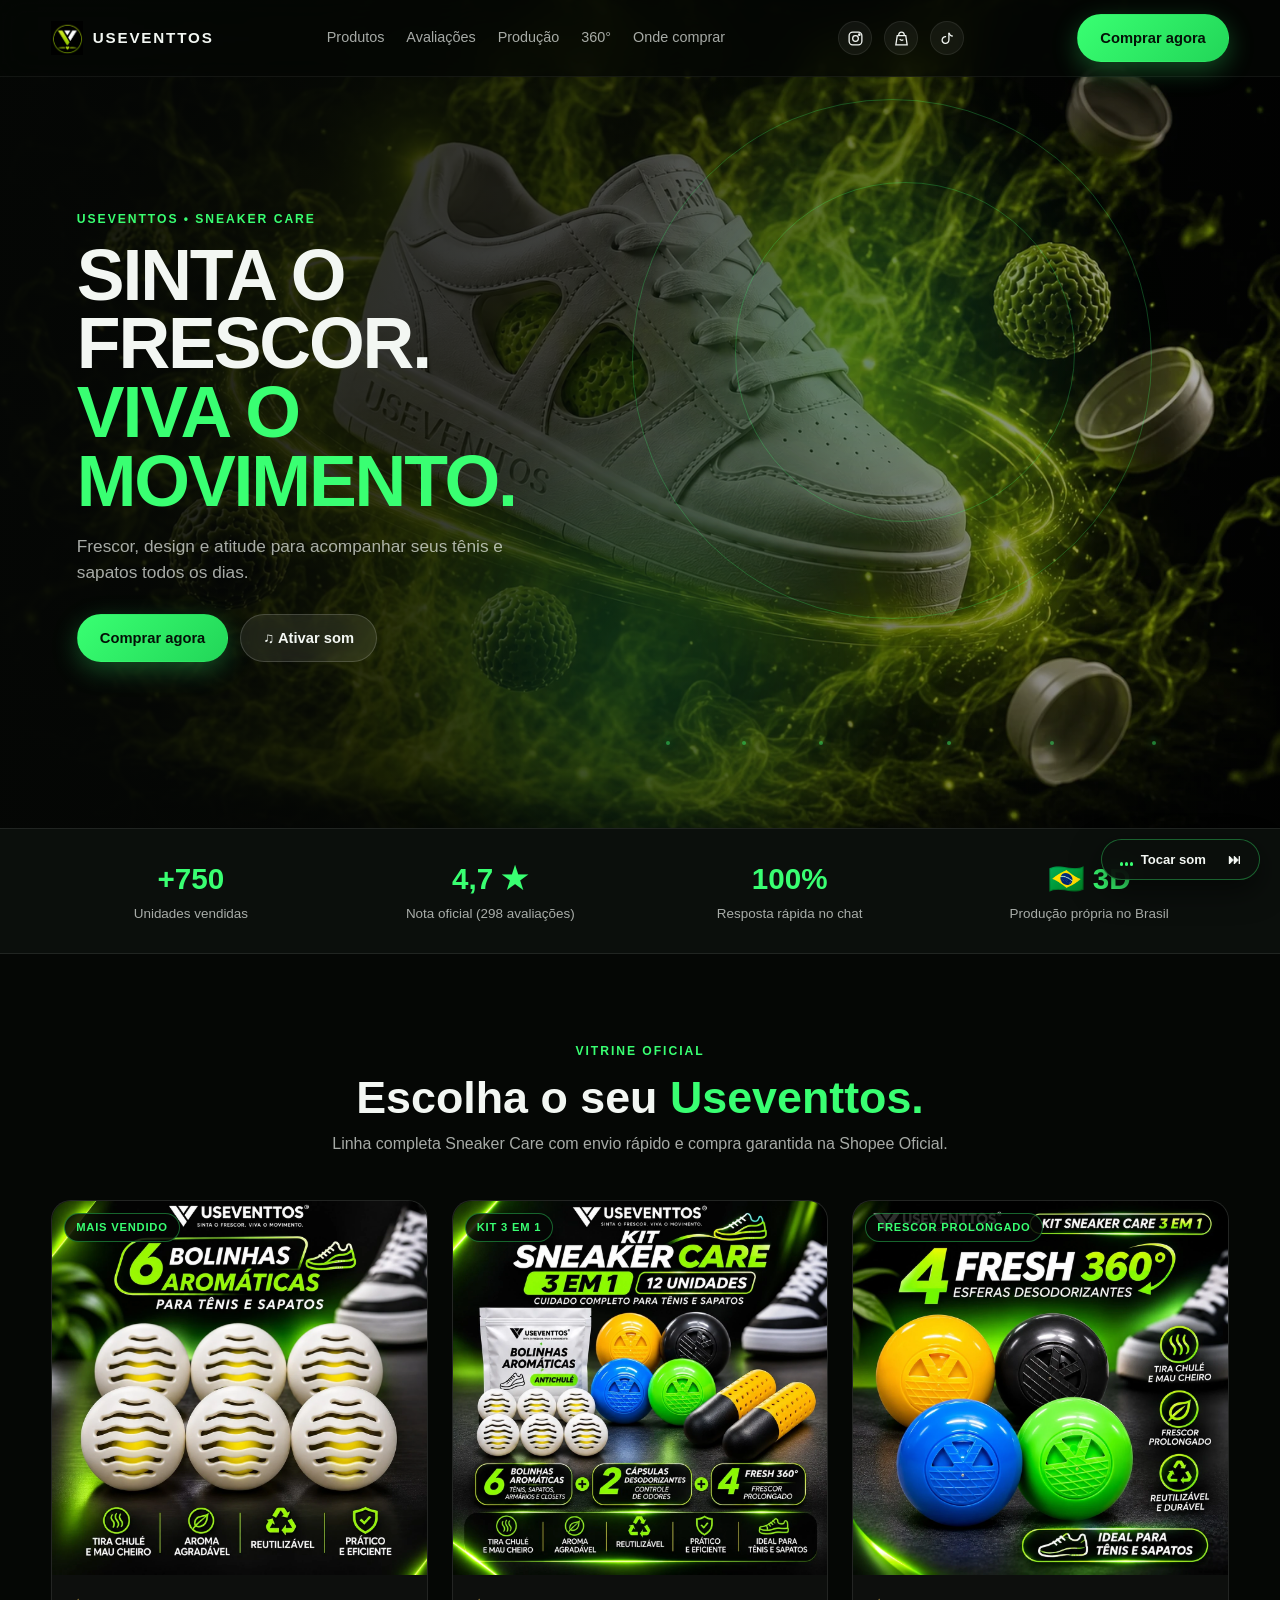
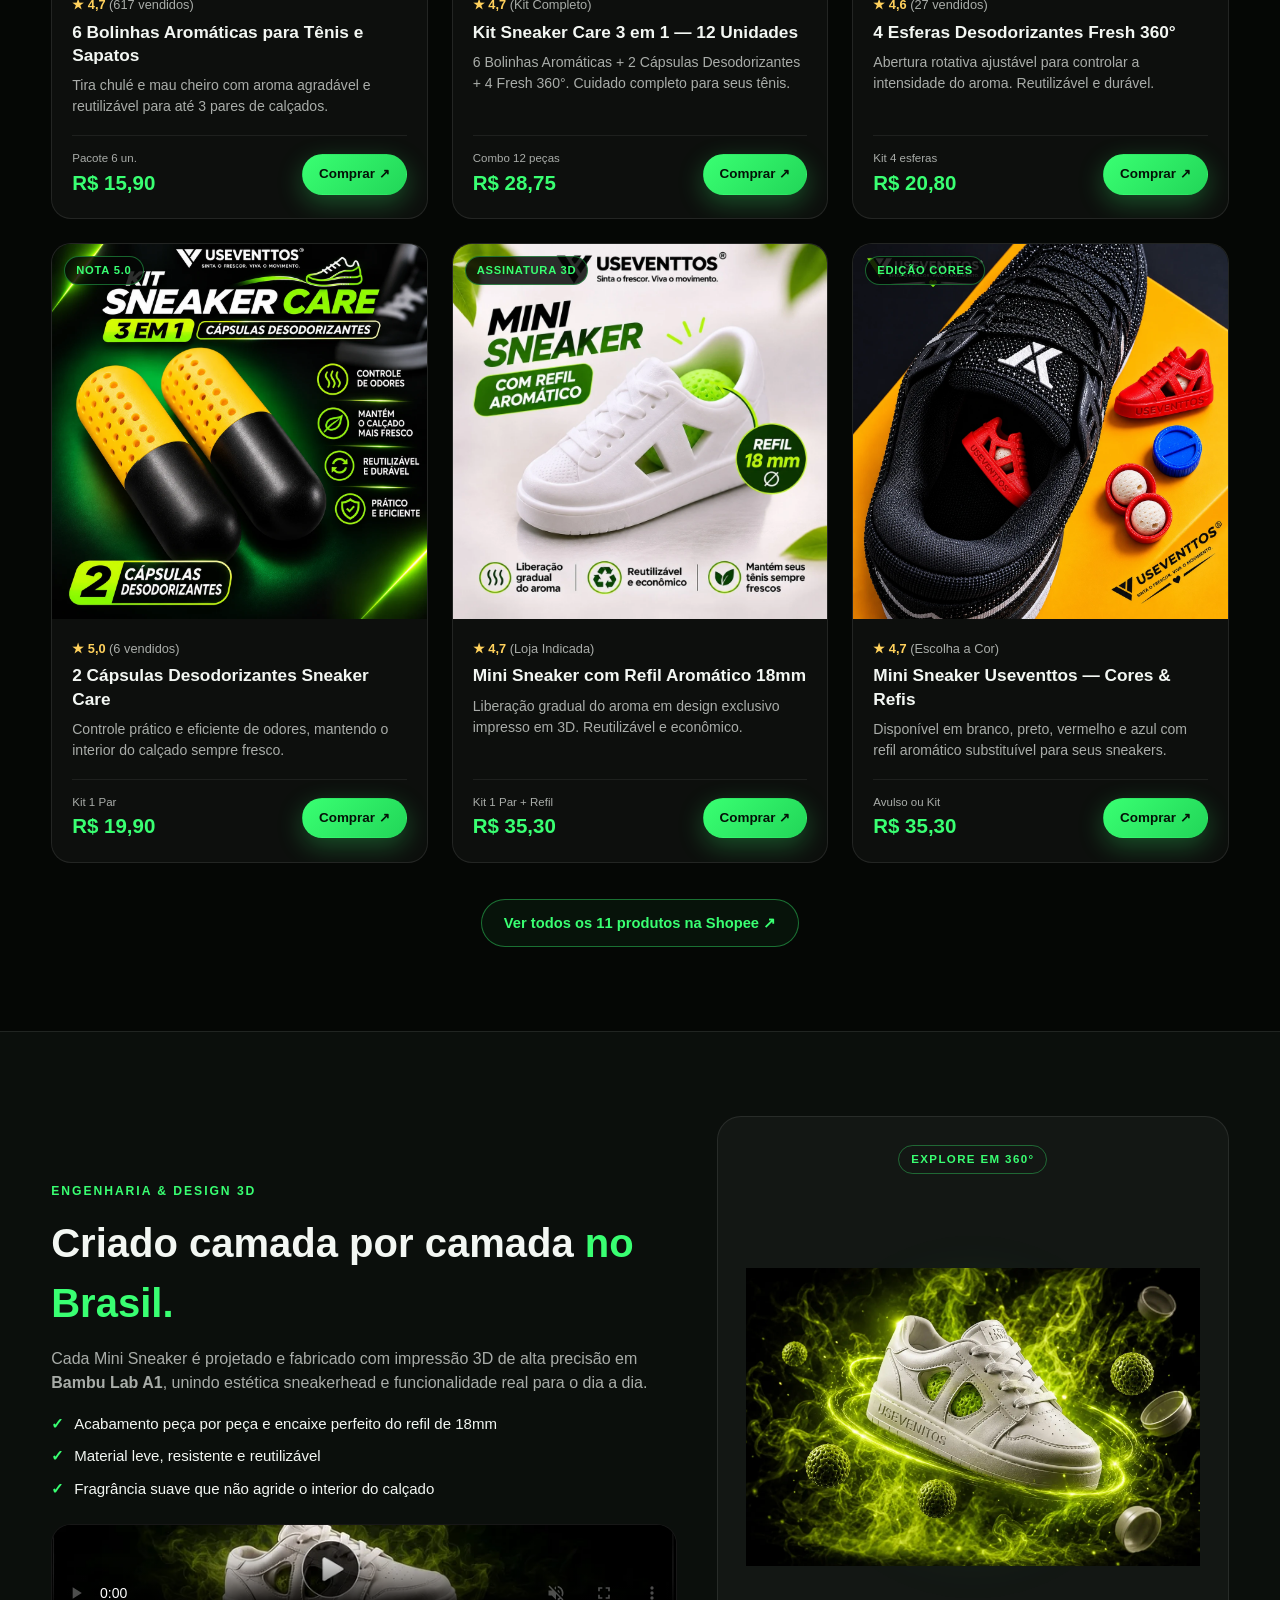
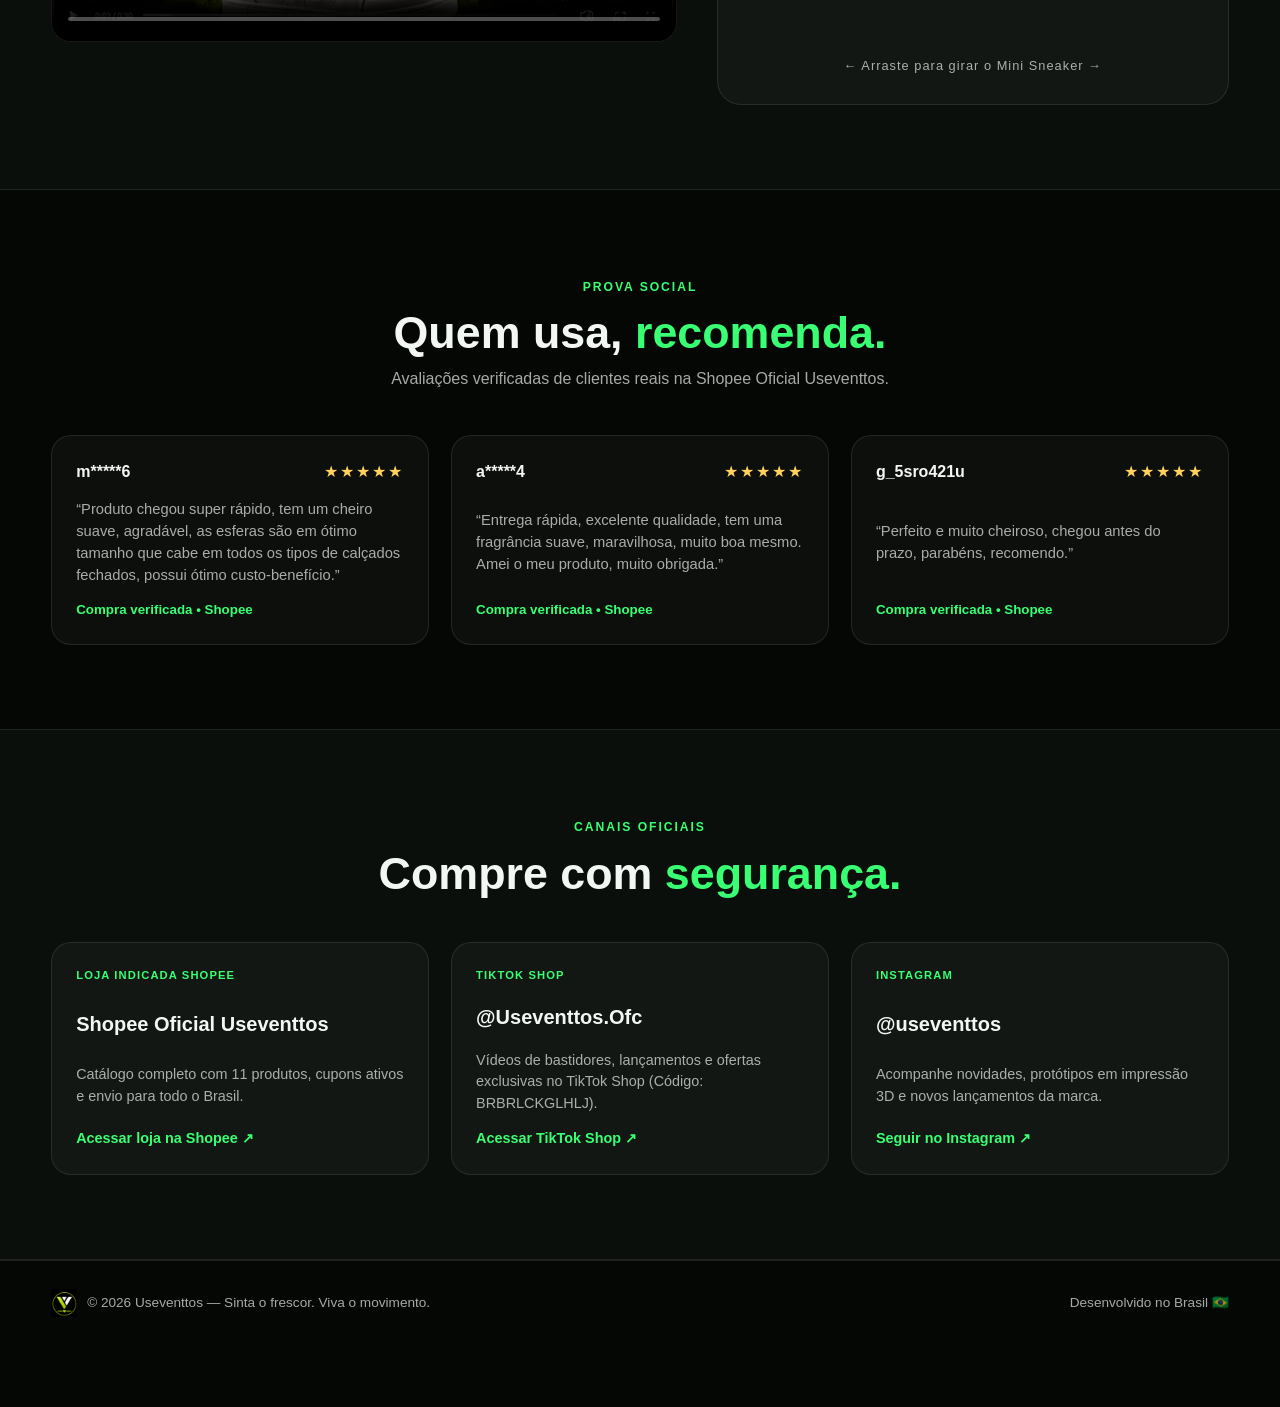
<file: index.html>
<!doctype html>
<html lang="pt-BR">
<head>
  <meta charset="utf-8">
  <meta name="viewport" content="width=device-width,initial-scale=1">
  <title>Useventtos — Sinta o frescor. Viva o movimento.</title>
  <meta name="description" content="Useventtos: Mini Sneaker, Fresh 360°, Cápsulas Desodorizantes e Kit Sneaker Care 3 em 1. Conheça produtos, avaliações reais, produção 3D e lojas oficiais.">
  <meta name="theme-color" content="#050705">
  <link rel="icon" href="favicon-32.png">
  <link rel="apple-touch-icon" href="apple-touch-icon.png">
  <link rel="preload" as="image" href="hero-useventtos.webp">
  <link rel="stylesheet" href="style.css?v=v7-final">
</head>
<body>

  <!-- Player Invisível do YouTube -->
  <div id="yt-audio-wrapper" aria-hidden="true">
    <div id="yt-player"></div>
  </div>

  <!-- HEADER & MENU PRESERVADOS -->
  <header class="site-header" id="siteHeader">
    <a class="brand" href="#inicio">
      <img src="logo-useventtos.png" alt="Useventtos">
      <span>USEVENTTOS</span>
    </a>
    <nav>
      <a href="#linha">Produtos</a>
      <a href="#avaliacoes">Avaliações</a>
      <a href="#producao">Produção</a>
      <a href="#360">360°</a>
      <a href="#onde">Onde comprar</a>
    </nav>
    <div class="header-social" aria-label="Canais Useventtos">
      <a href="https://www.instagram.com/useventtos/" target="_blank" rel="noopener" aria-label="Instagram">
        <svg viewBox="0 0 24 24"><rect x="3" y="3" width="18" height="18" rx="5"/><circle cx="12" cy="12" r="4"/><circle cx="17.4" cy="6.6" r="1"/></svg>
      </a>
      <a href="https://shopee.com.br/shop/1294719962" target="_blank" rel="noopener" aria-label="Shopee">
        <svg viewBox="0 0 24 24"><path d="M6 8h12l2 13H4L6 8Z"/><path d="M8 8c0-3 1.5-5 4-5s4 2 4 5"/><path d="M9.4 13.2c1.6 1.4 3.6 1.8 5.2.4"/></svg>
      </a>
      <a href="https://vt.tiktok.com/ZSVX8frUB/?page=TikTokShop&utm_campaign=client_share&utm_source=whatsapp&share_app_id=1233" target="_blank" rel="noopener" aria-label="TikTok Shop">
        <svg viewBox="0 0 24 24"><path d="M14 4v10.2a4.8 4.8 0 1 1-4-4.7"/><path d="M14 4c.9 2.8 2.7 4.4 5.5 4.8"/></svg>
      </a>
    </div>
    <a class="btn btn-green btn-header" href="https://shopee.com.br/shop/1294719962" target="_blank" rel="noopener">Comprar agora</a>
  </header>

  <main>
    <!-- HERO PRESERVADO COM IMAGEM PRINCIPAL DO TÊNIS E EFEITOS -->
    <section class="hero" id="inicio">
      <div class="hero-photo"><img src="hero-useventtos.webp" alt="Mini Sneaker Useventtos com energia verde"></div>
      <div class="hero-dark"></div>
      <div class="hero-smoke smoke-a"></div>
      <div class="hero-smoke smoke-b"></div>
      <div class="energy e1"></div>
      <div class="energy e2"></div>
      <div class="falling-balls"><i></i><i></i><i></i><i></i><i></i></div>
      <div class="sparks"><b></b><b></b><b></b><b></b><b></b><b></b></div>

      <div class="hero-copy">
        <span class="eyebrow">USEVENTTOS • SNEAKER CARE</span>
        <h1>SINTA O<br>FRESCOR.<br><em>VIVA O<br>MOVIMENTO.</em></h1>
        <p>Frescor, design e atitude para acompanhar seus tênis e sapatos todos os dias.</p>
        <div class="hero-actions">
          <a class="btn btn-green" href="https://shopee.com.br/shop/1294719962" target="_blank" rel="noopener">Comprar agora</a>
          <button class="btn btn-glass" id="soundBtn" type="button">♫ Ativar som</button>
        </div>
      </div>
    </section>

    <!-- MÉTRICAS REAIS DA LOJA -->
    <section class="stats-strip" id="resultados">
      <div class="container stats-grid">
        <div class="stat-box">
          <strong class="stat-num">+750</strong>
          <span>Unidades vendidas</span>
        </div>
        <div class="stat-box">
          <strong class="stat-num">4,7 ★</strong>
          <span>Nota oficial (298 avaliações)</span>
        </div>
        <div class="stat-box">
          <strong class="stat-num">100%</strong>
          <span>Resposta rápida no chat</span>
        </div>
        <div class="stat-box">
          <strong class="stat-num">🇧🇷 3D</strong>
          <span>Produção própria no Brasil</span>
        </div>
      </div>
    </section>

    <!-- CATÁLOGO OFICIAL (COM AS 6 FOTOS ENVIADAS EM USV-01 A USV-06) -->
    <section class="section" id="linha">
      <div class="container">
        <div class="section-header">
          <span class="eyebrow">VITRINE OFICIAL</span>
          <h2>Escolha o seu <em>Useventtos.</em></h2>
          <p>Linha completa Sneaker Care com envio rápido e compra garantida na Shopee Oficial.</p>
        </div>

        <div class="products-grid">
          <!-- USV-01 -->
          <article class="product-card">
            <div class="product-media">
              <span class="product-tag">Mais Vendido</span>
              <img src="USV-01.webp" alt="6 Bolinhas Aromáticas para Tênis e Sapatos Useventtos" loading="lazy">
            </div>
            <div class="product-content">
              <div class="product-rating">★ 4,7 <span>(617 vendidos)</span></div>
              <h3>6 Bolinhas Aromáticas para Tênis e Sapatos</h3>
              <p>Tira chulé e mau cheiro com aroma agradável e reutilizável para até 3 pares de calçados.</p>
              <div class="product-footer">
                <div class="price-block">
                  <span class="price-label">Pacote 6 un.</span>
                  <strong class="price-value">R$ 15,90</strong>
                </div>
                <a class="btn btn-green btn-sm" href="https://shopee.com.br/6-Bolinhas-Arom%C3%A1ticas-para-T%C3%AAnis-e-Sapatos-Ajuda-a-Reduzir-Odores-Useventtos-i.1294719962.58264559488" target="_blank" rel="noopener">Comprar ↗</a>
              </div>
            </div>
          </article>

          <!-- USV-02 -->
          <article class="product-card">
            <div class="product-media">
              <span class="product-tag">Kit 3 em 1</span>
              <img src="USV-02.webp" alt="Kit Sneaker Care 3 em 1 — 12 Unidades Useventtos" loading="lazy">
            </div>
            <div class="product-content">
              <div class="product-rating">★ 4,7 <span>(Kit Completo)</span></div>
              <h3>Kit Sneaker Care 3 em 1 — 12 Unidades</h3>
              <p>6 Bolinhas Aromáticas + 2 Cápsulas Desodorizantes + 4 Fresh 360°. Cuidado completo para seus tênis.</p>
              <div class="product-footer">
                <div class="price-block">
                  <span class="price-label">Combo 12 peças</span>
                  <strong class="price-value">R$ 28,75</strong>
                </div>
                <a class="btn btn-green btn-sm" href="https://shopee.com.br/Kit-12-ou-18-Bolinhas-Arom%C3%A1ticas-para-T%C3%AAnis-Ajuda-a-Reduzir-Odores-Useventtos-i.1294719962.58213201823" target="_blank" rel="noopener">Comprar ↗</a>
              </div>
            </div>
          </article>

          <!-- USV-03 -->
          <article class="product-card">
            <div class="product-media">
              <span class="product-tag">Frescor Prolongado</span>
              <img src="USV-03.webp" alt="4 Esferas Desodorizantes Fresh 360° Useventtos" loading="lazy">
            </div>
            <div class="product-content">
              <div class="product-rating">★ 4,6 <span>(27 vendidos)</span></div>
              <h3>4 Esferas Desodorizantes Fresh 360°</h3>
              <p>Abertura rotativa ajustável para controlar a intensidade do aroma. Reutilizável e durável.</p>
              <div class="product-footer">
                <div class="price-block">
                  <span class="price-label">Kit 4 esferas</span>
                  <strong class="price-value">R$ 20,80</strong>
                </div>
                <a class="btn btn-green btn-sm" href="https://shopee.com.br/shop/1294719962" target="_blank" rel="noopener">Comprar ↗</a>
              </div>
            </div>
          </article>

          <!-- USV-04 -->
          <article class="product-card">
            <div class="product-media">
              <span class="product-tag">Nota 5.0</span>
              <img src="USV-04.webp" alt="2 Cápsulas Desodorizantes Sneaker Care Useventtos" loading="lazy">
            </div>
            <div class="product-content">
              <div class="product-rating">★ 5,0 <span>(6 vendidos)</span></div>
              <h3>2 Cápsulas Desodorizantes Sneaker Care</h3>
              <p>Controle prático e eficiente de odores, mantendo o interior do calçado sempre fresco.</p>
              <div class="product-footer">
                <div class="price-block">
                  <span class="price-label">Kit 1 Par</span>
                  <strong class="price-value">R$ 19,90</strong>
                </div>
                <a class="btn btn-green btn-sm" href="https://shopee.com.br/shop/1294719962" target="_blank" rel="noopener">Comprar ↗</a>
              </div>
            </div>
          </article>

          <!-- USV-05 -->
          <article class="product-card">
            <div class="product-media">
              <span class="product-tag">Assinatura 3D</span>
              <img src="USV-05.webp" alt="Mini Sneaker com Refil Aromático 18mm Useventtos" loading="lazy">
            </div>
            <div class="product-content">
              <div class="product-rating">★ 4,7 <span>(Loja Indicada)</span></div>
              <h3>Mini Sneaker com Refil Aromático 18mm</h3>
              <p>Liberação gradual do aroma em design exclusivo impresso em 3D. Reutilizável e econômico.</p>
              <div class="product-footer">
                <div class="price-block">
                  <span class="price-label">Kit 1 Par + Refil</span>
                  <strong class="price-value">R$ 35,30</strong>
                </div>
                <a class="btn btn-green btn-sm" href="https://shopee.com.br/Mini-Sneaker-Useventtos-Aromatizador-para-T%C3%AAnis-com-Refil-Escolha-a-Cor-Kit-1-Par-i.1294719962.58265850911" target="_blank" rel="noopener">Comprar ↗</a>
              </div>
            </div>
          </article>

          <!-- USV-06 -->
          <article class="product-card">
            <div class="product-media">
              <span class="product-tag">Edição Cores</span>
              <img src="USV-06.webp" alt="Mini Sneaker Useventtos Cores + Refis" loading="lazy">
            </div>
            <div class="product-content">
              <div class="product-rating">★ 4,7 <span>(Escolha a Cor)</span></div>
              <h3>Mini Sneaker Useventtos — Cores &amp; Refis</h3>
              <p>Disponível em branco, preto, vermelho e azul com refil aromático substituível para seus sneakers.</p>
              <div class="product-footer">
                <div class="price-block">
                  <span class="price-label">Avulso ou Kit</span>
                  <strong class="price-value">R$ 35,30</strong>
                </div>
                <a class="btn btn-green btn-sm" href="https://shopee.com.br/Mini-Sneaker-Useventtos-Avulso-1-Par-Escolha-a-Cor-Produzido-em-Impress%C3%A3o-3D-i.1294719962.22495190087" target="_blank" rel="noopener">Comprar ↗</a>
              </div>
            </div>
          </article>
        </div>

        <div class="center-cta">
          <a class="btn btn-outline" href="https://shopee.com.br/shop/1294719962" target="_blank" rel="noopener">Ver todos os 11 produtos na Shopee ↗</a>
        </div>
      </div>
    </section>

    <!-- PRODUÇÃO 3D & VISUALIZADOR 360° -->
    <section class="section section-dark" id="producao">
      <div class="container split-showcase">
        <div class="showcase-text">
          <span class="eyebrow">ENGENHARIA &amp; DESIGN 3D</span>
          <h2>Criado camada por camada <em>no Brasil.</em></h2>
          <p>Cada Mini Sneaker é projetado e fabricado com impressão 3D de alta precisão em <strong>Bambu Lab A1</strong>, unindo estética sneakerhead e funcionalidade real para o dia a dia.</p>
          <ul class="feature-list">
            <li><span>✓</span> Acabamento peça por peça e encaixe perfeito do refil de 18mm</li>
            <li><span>✓</span> Material leve, resistente e reutilizável</li>
            <li><span>✓</span> Fragrância suave que não agride o interior do calçado</li>
          </ul>
          <div class="video-box">
            <video src="useventtosVDO.mp4" poster="video-poster.webp" controls muted loop playsinline></video>
          </div>
        </div>

        <div class="showcase-360" id="360">
          <div class="viewer-card">
            <span class="viewer-pill">EXPLORE EM 360°</span>
            <div class="viewer-stage" id="viewer">
              <div class="viewer-glow"></div>
              <img id="viewerImg" src="spin-01.webp" alt="Mini Sneaker Useventtos 360" draggable="false">
            </div>
            <p class="viewer-hint">← Arraste para girar o Mini Sneaker →</p>
          </div>
        </div>
      </div>
    </section>

    <!-- AVALIAÇÕES REAIS -->
    <section class="section" id="avaliacoes">
      <div class="container">
        <div class="section-header">
          <span class="eyebrow">PROVA SOCIAL</span>
          <h2>Quem usa, <em>recomenda.</em></h2>
          <p>Avaliações verificadas de clientes reais na Shopee Oficial Useventtos.</p>
        </div>

        <div class="reviews-grid">
          <article class="review-box">
            <div class="review-head">
              <strong>m*****6</strong>
              <span>★★★★★</span>
            </div>
            <p>“Produto chegou super rápido, tem um cheiro suave, agradável, as esferas são em ótimo tamanho que cabe em todos os tipos de calçados fechados, possui ótimo custo-benefício.”</p>
            <small>Compra verificada • Shopee</small>
          </article>

          <article class="review-box">
            <div class="review-head">
              <strong>a*****4</strong>
              <span>★★★★★</span>
            </div>
            <p>“Entrega rápida, excelente qualidade, tem uma fragrância suave, maravilhosa, muito boa mesmo. Amei o meu produto, muito obrigada.”</p>
            <small>Compra verificada • Shopee</small>
          </article>

          <article class="review-box">
            <div class="review-head">
              <strong>g_5sro421u</strong>
              <span>★★★★★</span>
            </div>
            <p>“Perfeito e muito cheiroso, chegou antes do prazo, parabéns, recomendo.”</p>
            <small>Compra verificada • Shopee</small>
          </article>
        </div>
      </div>
    </section>

    <!-- ONDE COMPRAR -->
    <section class="section section-dark" id="onde">
      <div class="container">
        <div class="section-header">
          <span class="eyebrow">CANAIS OFICIAIS</span>
          <h2>Compre com <em>segurança.</em></h2>
        </div>

        <div class="channels-grid">
          <a class="channel-box" href="https://shopee.com.br/shop/1294719962" target="_blank" rel="noopener">
            <span class="channel-badge">LOJA INDICADA SHOPEE</span>
            <h3>Shopee Oficial Useventtos</h3>
            <p>Catálogo completo com 11 produtos, cupons ativos e envio para todo o Brasil.</p>
            <b>Acessar loja na Shopee ↗</b>
          </a>

          <a class="channel-box" href="https://vt.tiktok.com/ZSVX8frUB/?page=TikTokShop&utm_campaign=client_share&utm_source=whatsapp&share_app_id=1233" target="_blank" rel="noopener">
            <span class="channel-badge">TIKTOK SHOP</span>
            <h3>@Useventtos.Ofc</h3>
            <p>Vídeos de bastidores, lançamentos e ofertas exclusivas no TikTok Shop (Código: BRBRLCKGLHLJ).</p>
            <b>Acessar TikTok Shop ↗</b>
          </a>

          <a class="channel-box" href="https://www.instagram.com/useventtos/" target="_blank" rel="noopener">
            <span class="channel-badge">INSTAGRAM</span>
            <h3>@useventtos</h3>
            <p>Acompanhe novidades, protótipos em impressão 3D e novos lançamentos da marca.</p>
            <b>Seguir no Instagram ↗</b>
          </a>
        </div>
      </div>
    </section>
  </main>

  <footer class="site-footer">
    <div class="container footer-inner">
      <div class="footer-brand">
        <img src="logo-useventtos.png" alt="Useventtos">
        <span>© 2026 Useventtos — Sinta o frescor. Viva o movimento.</span>
      </div>
      <span>Desenvolvido no Brasil 🇧🇷</span>
    </div>
  </footer>

  <!-- Mini Player Flutuante de Música (YouTube) -->
  <div class="music-dock" id="musicDock">
    <button class="music-toggle" id="musicToggleBtn" type="button" aria-label="Tocar ou pausar música">
      <span class="eq-bars" id="eqBars"><i></i><i></i><i></i></span>
      <span id="musicStatusText">Tocar som</span>
    </button>
    <button class="music-next" id="musicNextBtn" type="button" title="Próxima faixa" aria-label="Próxima faixa">⏭</button>
  </div>

  <script src="script.js?v=v7-final"></script>
</body>
</html>
</file>
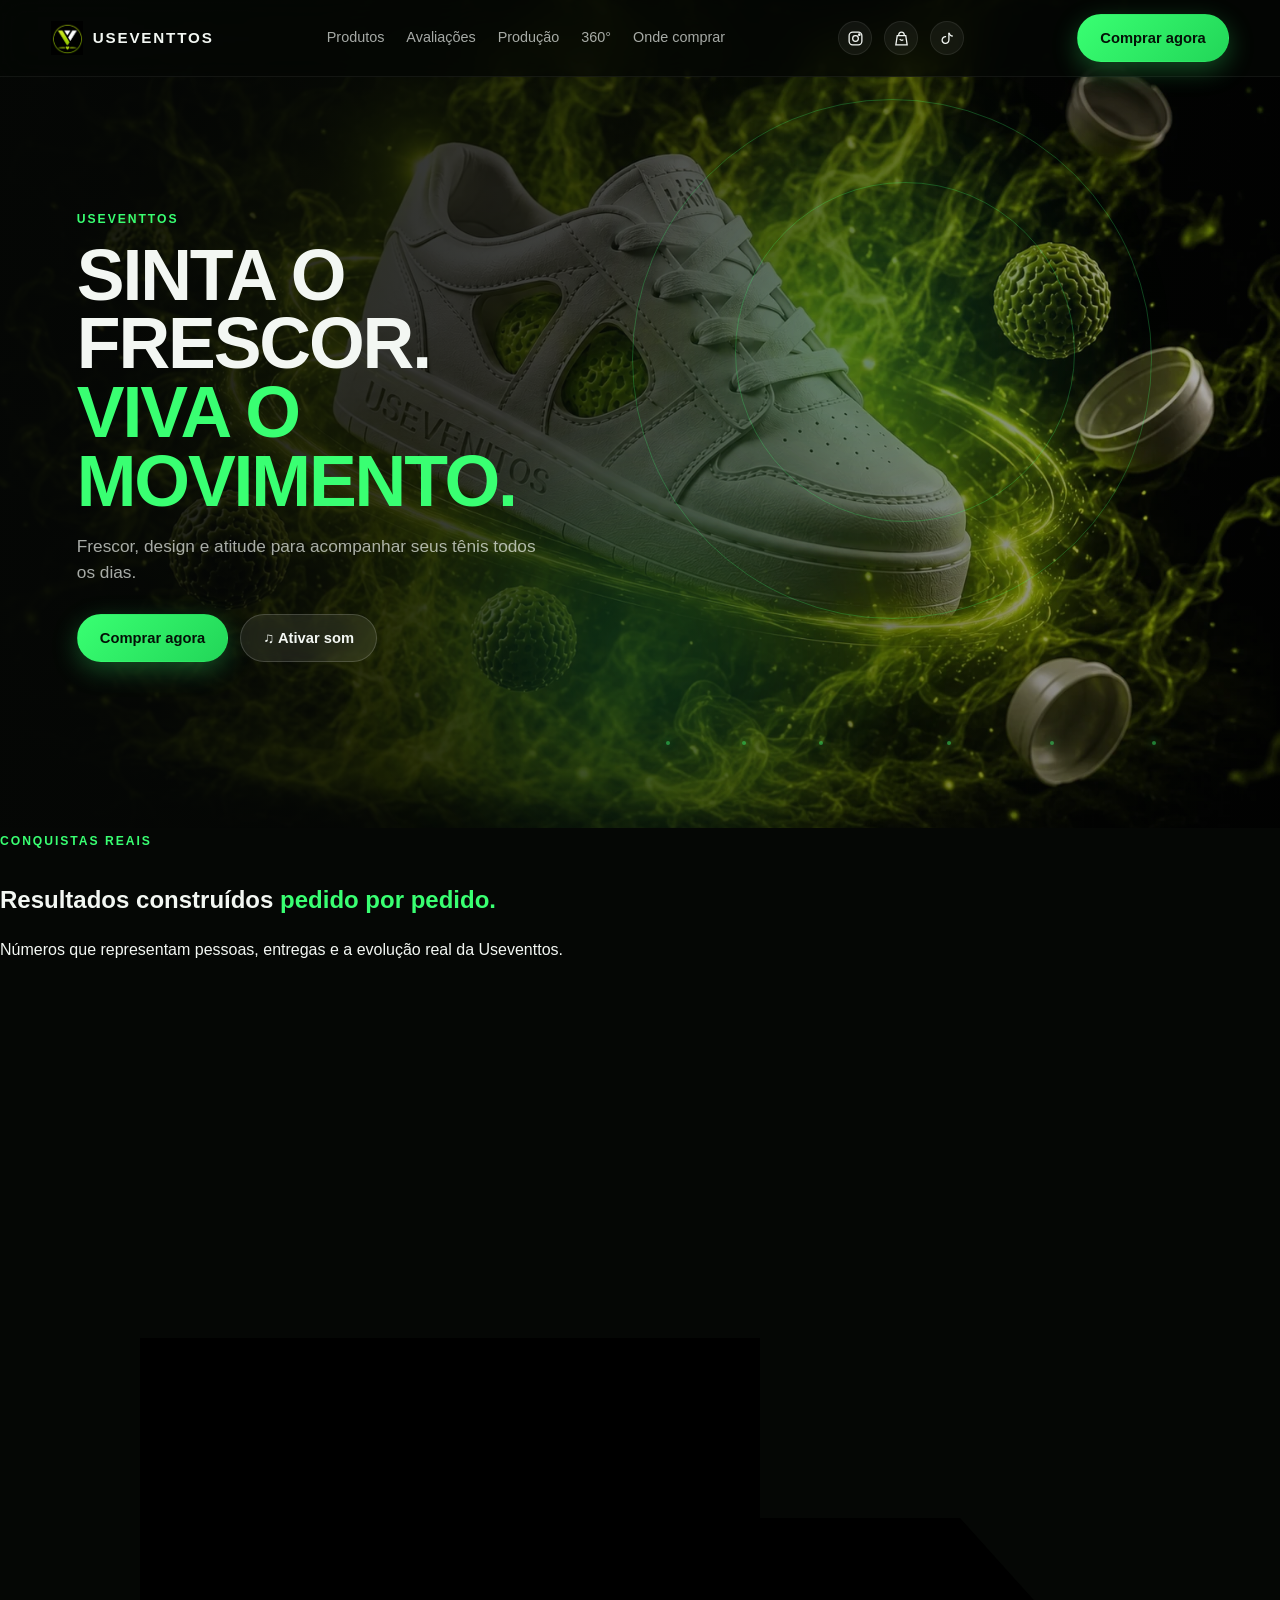
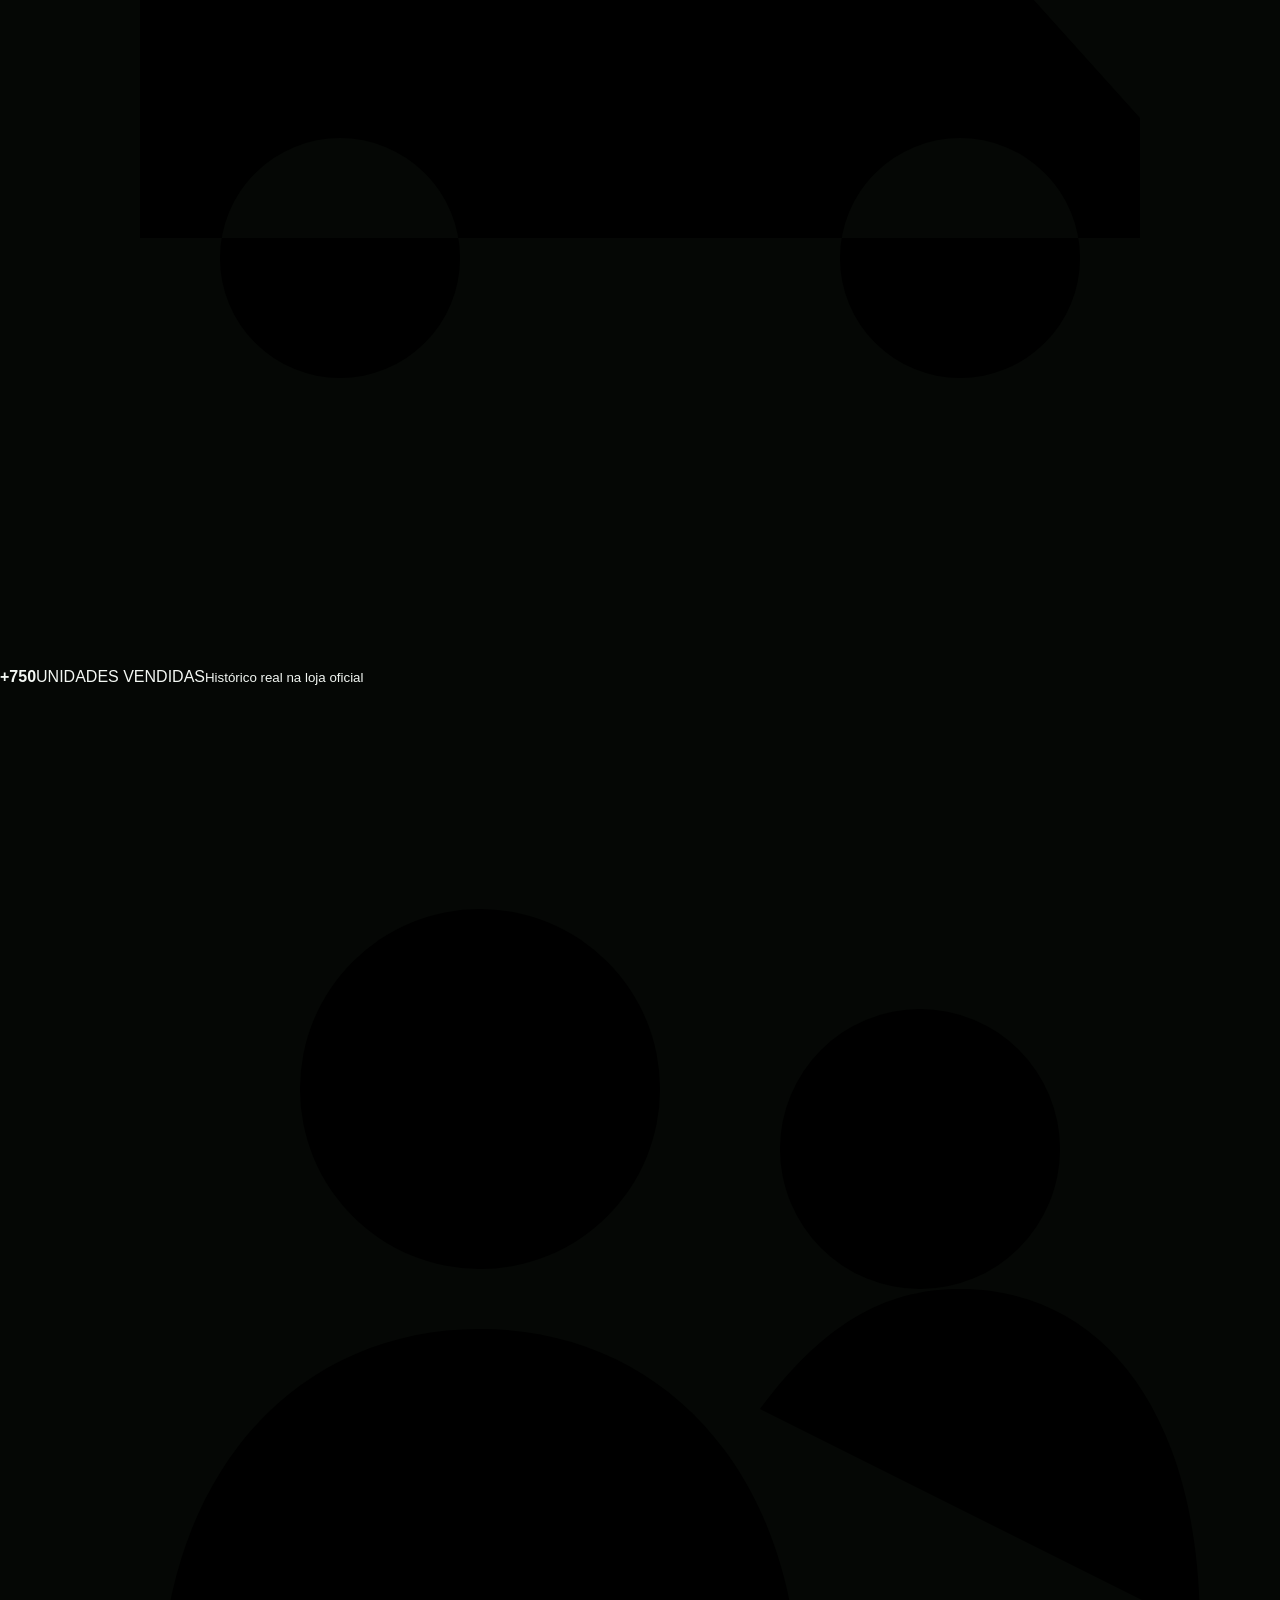
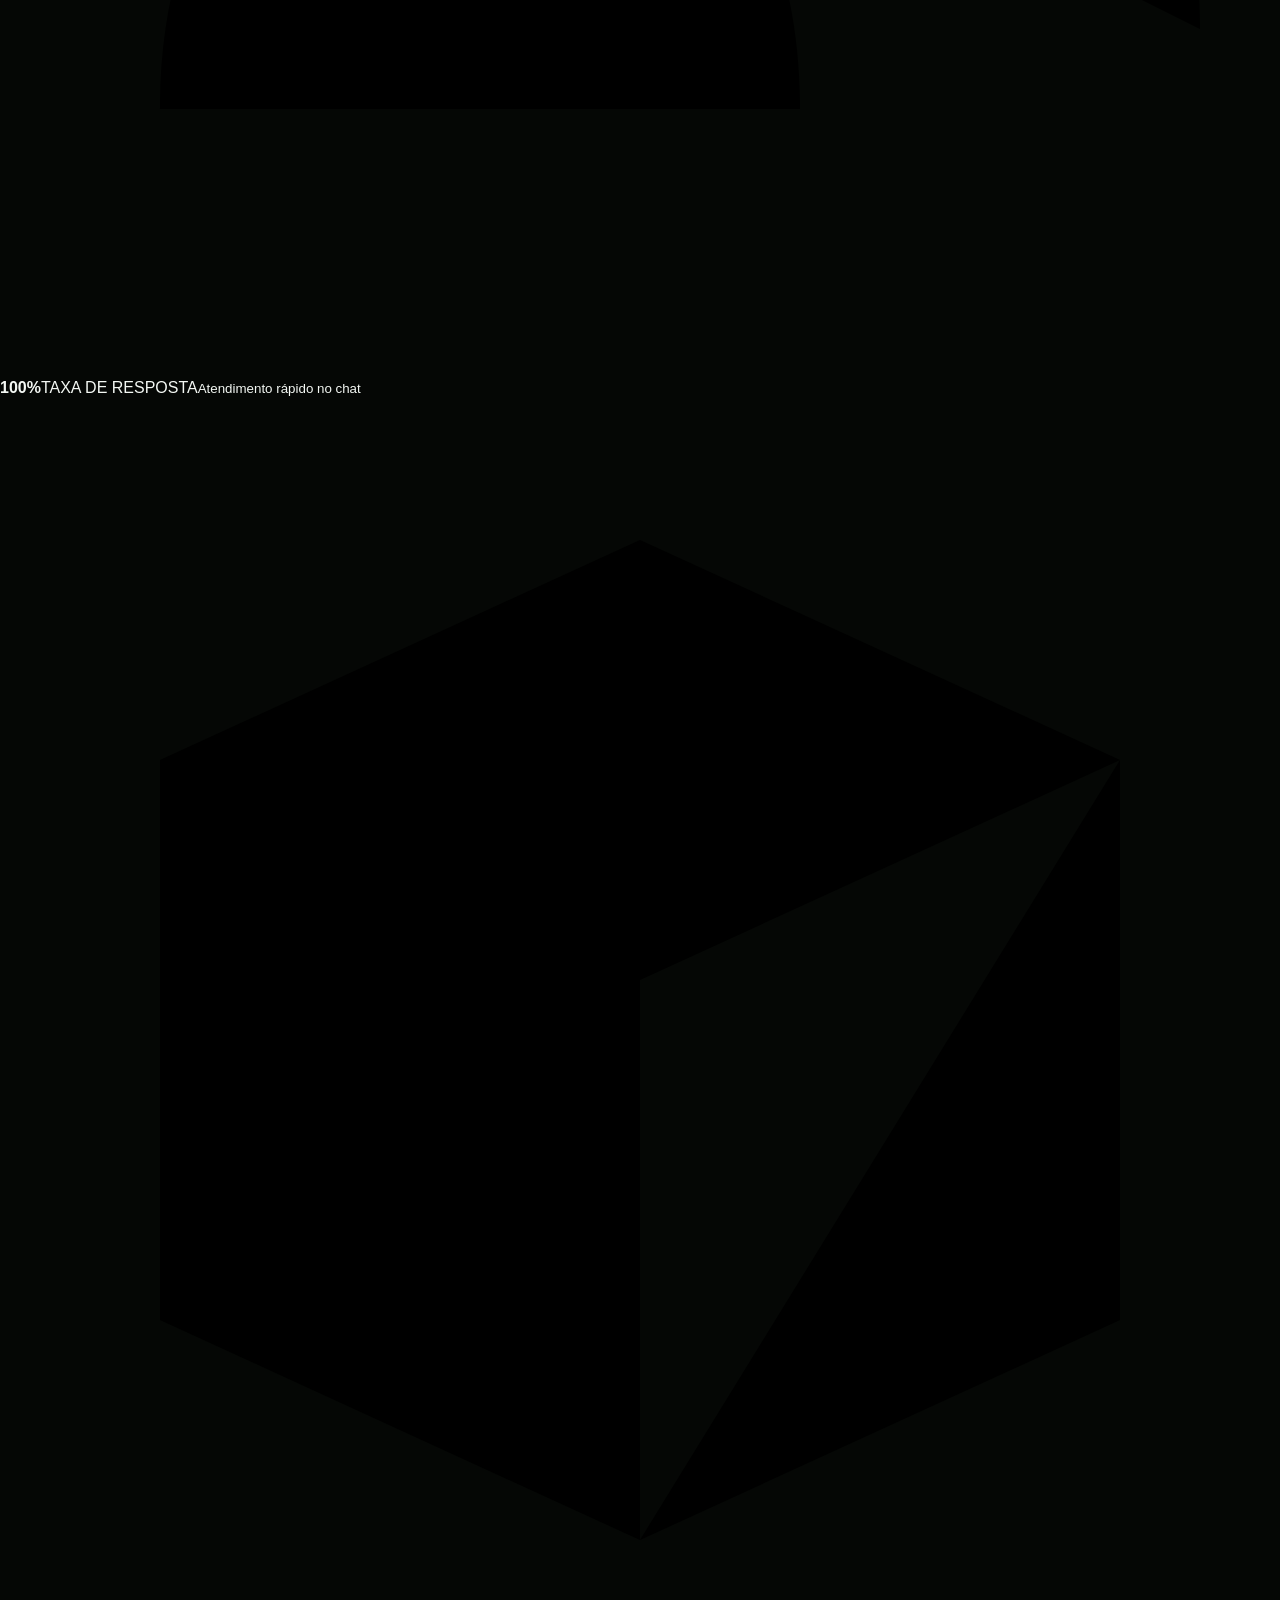
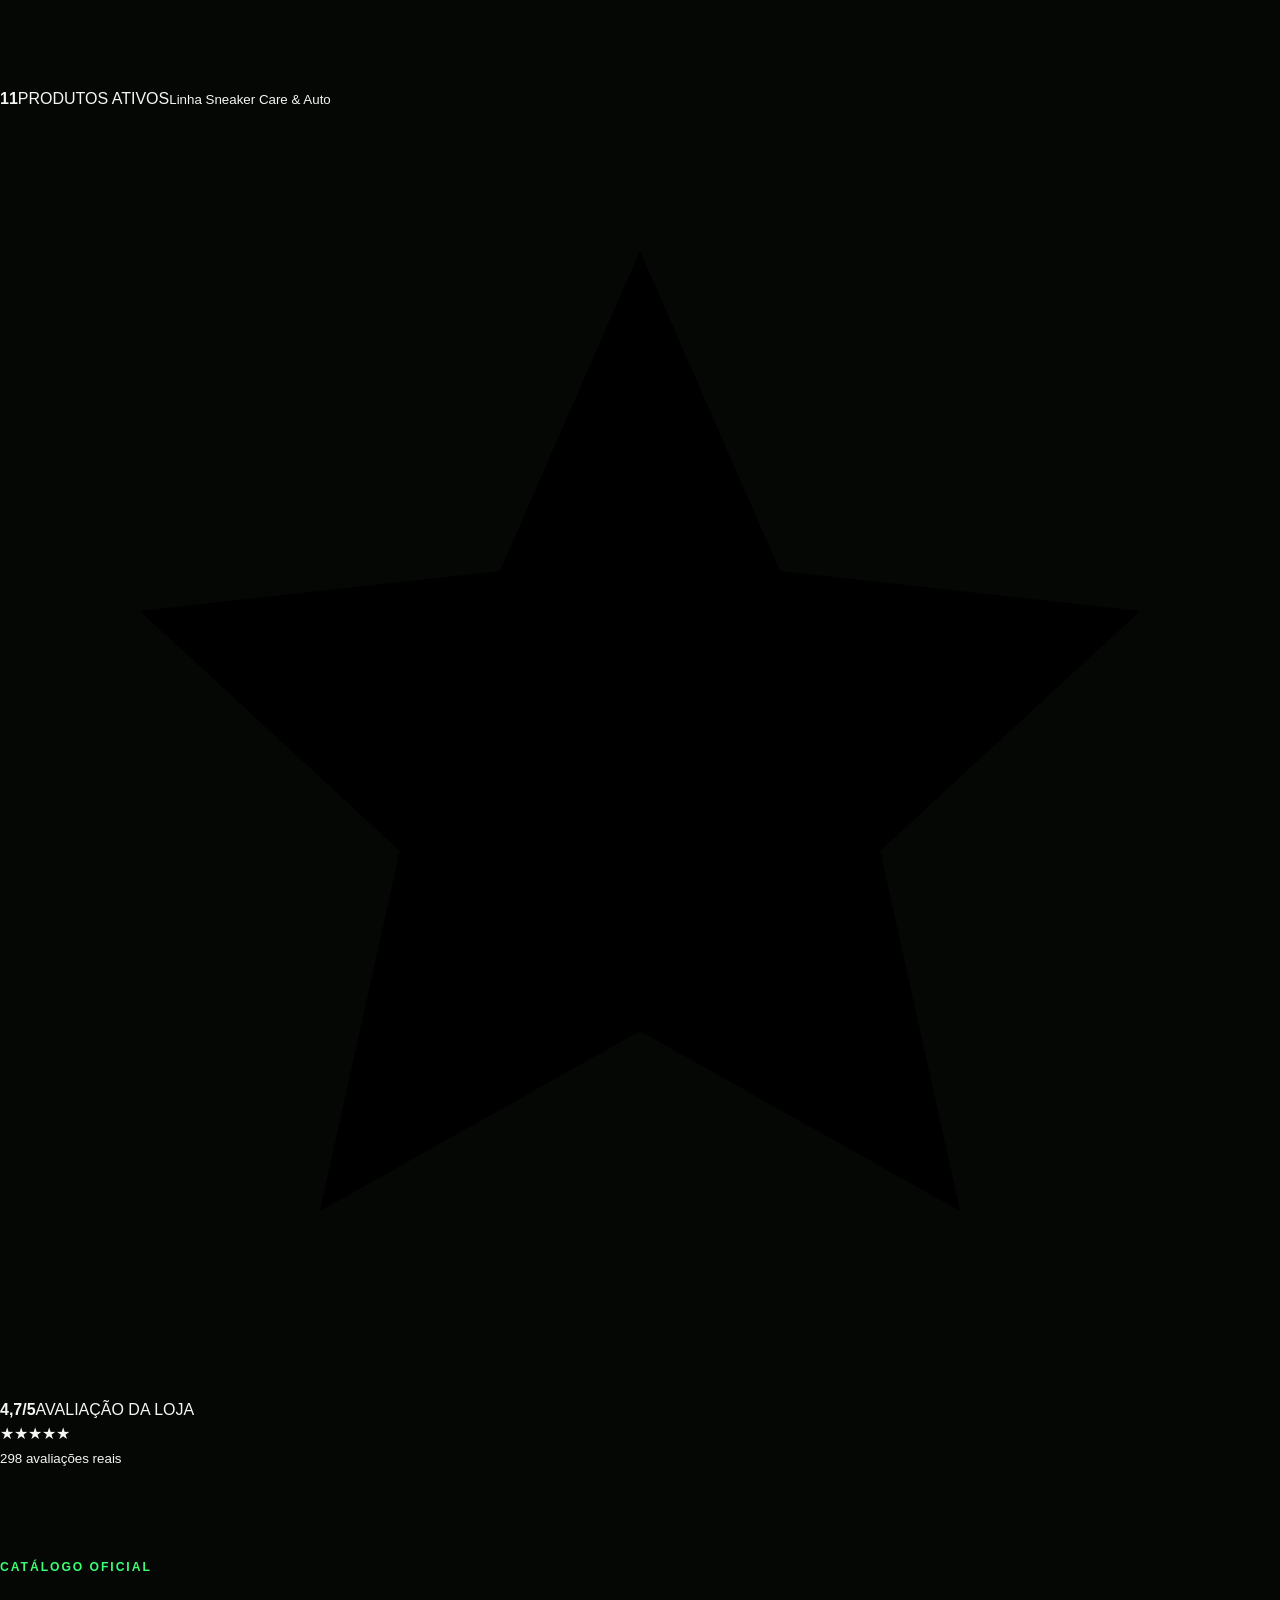
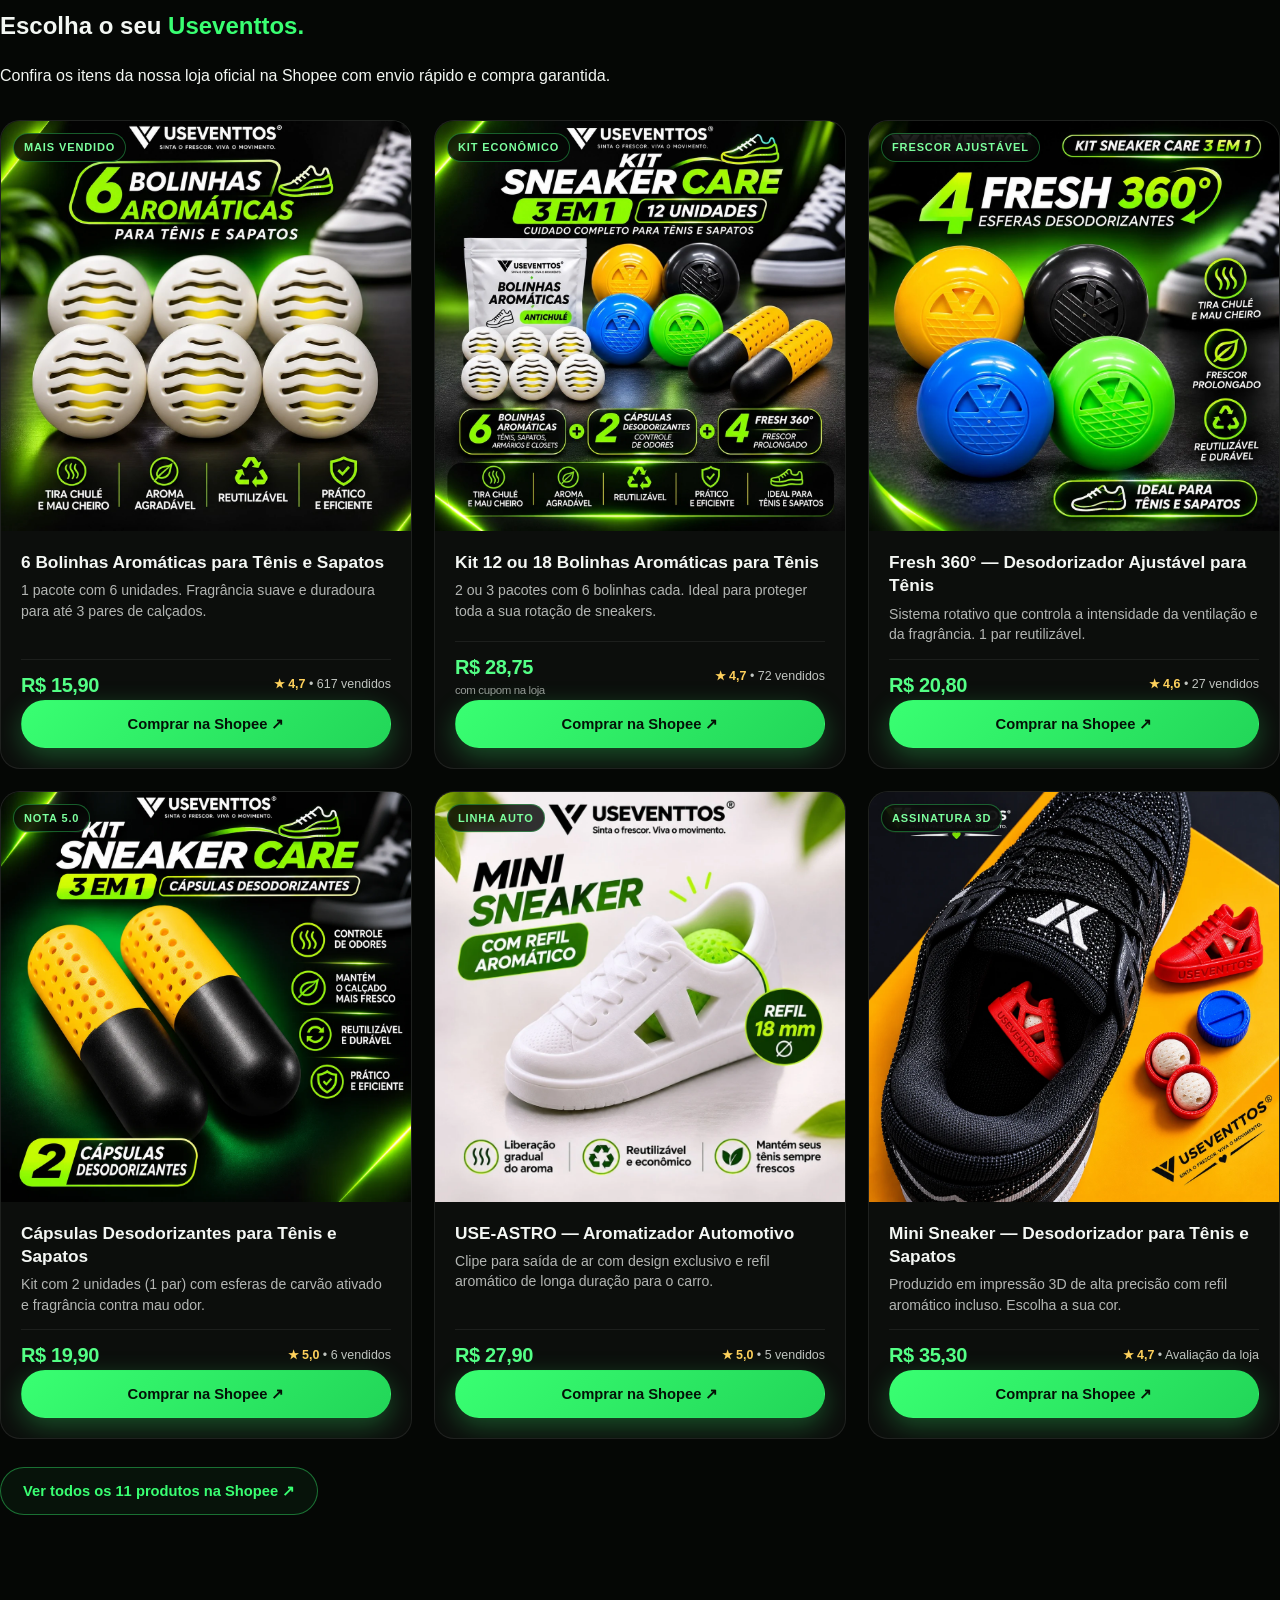
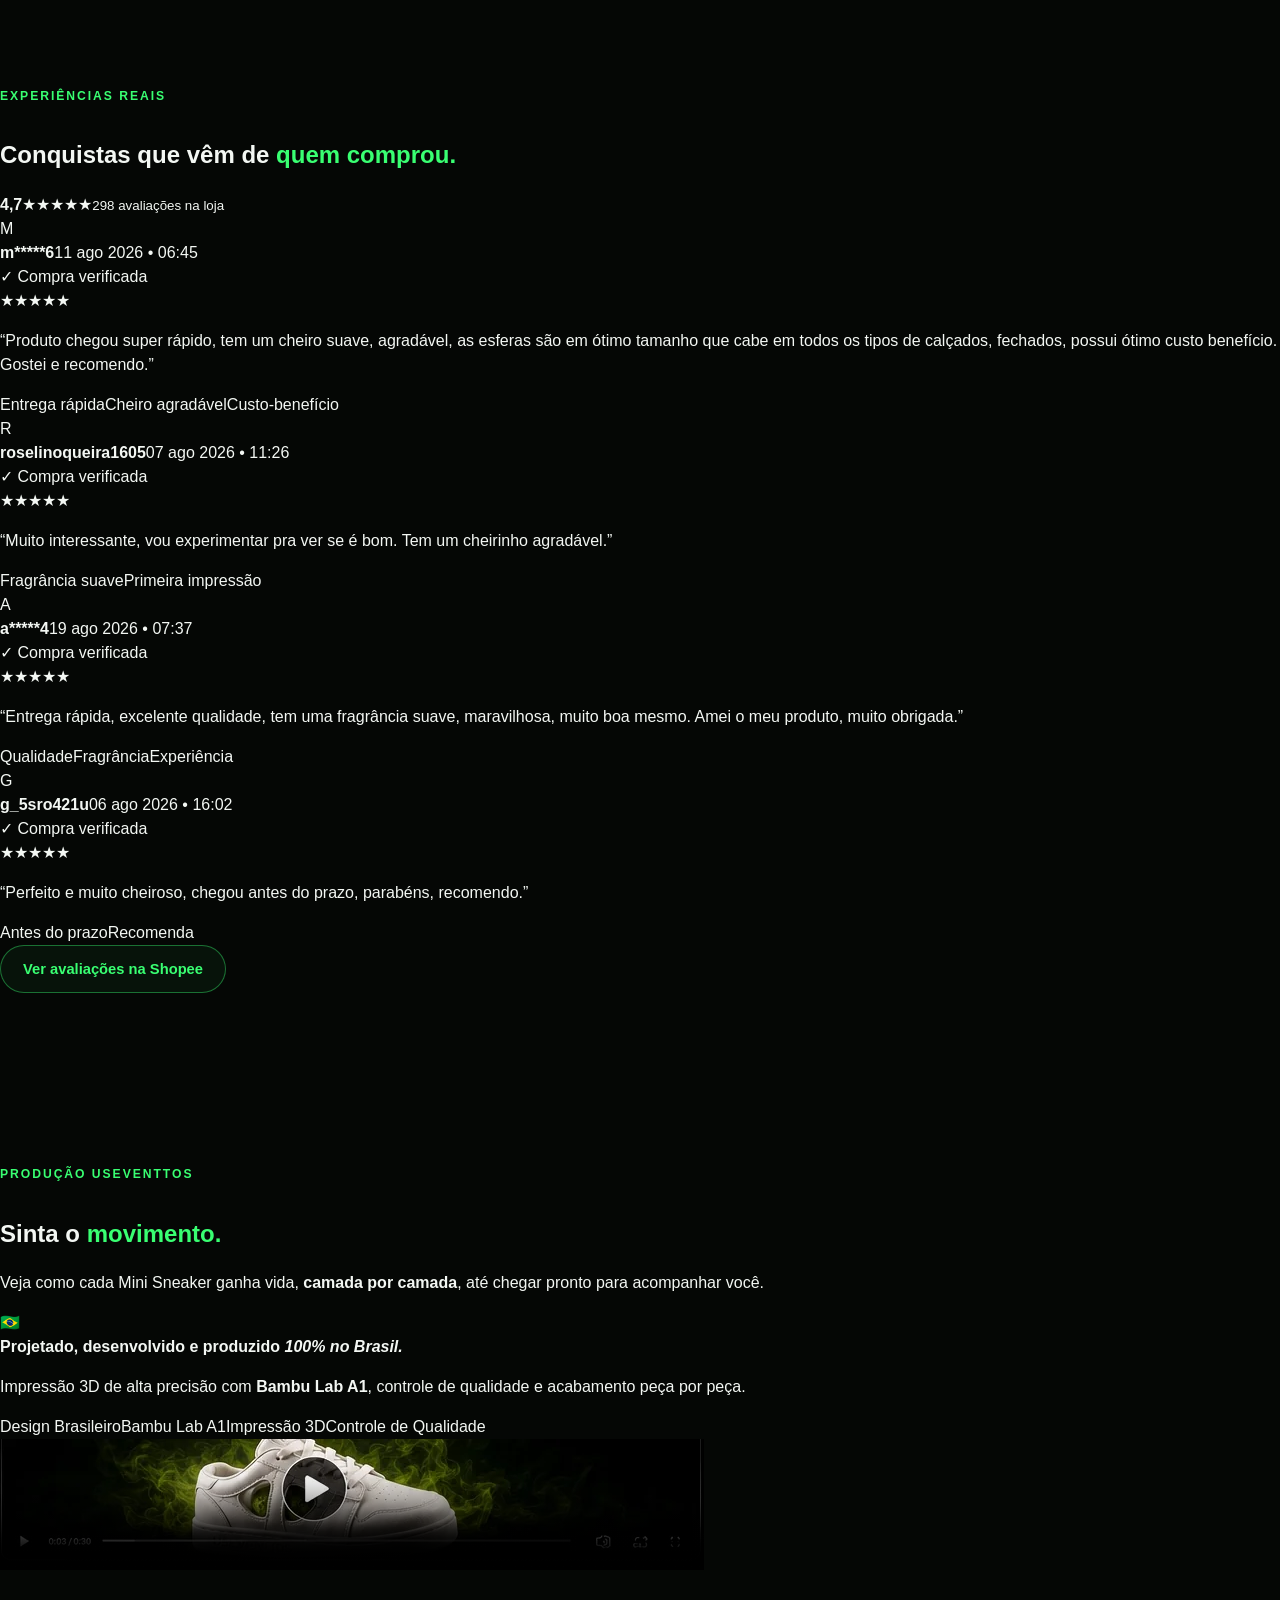
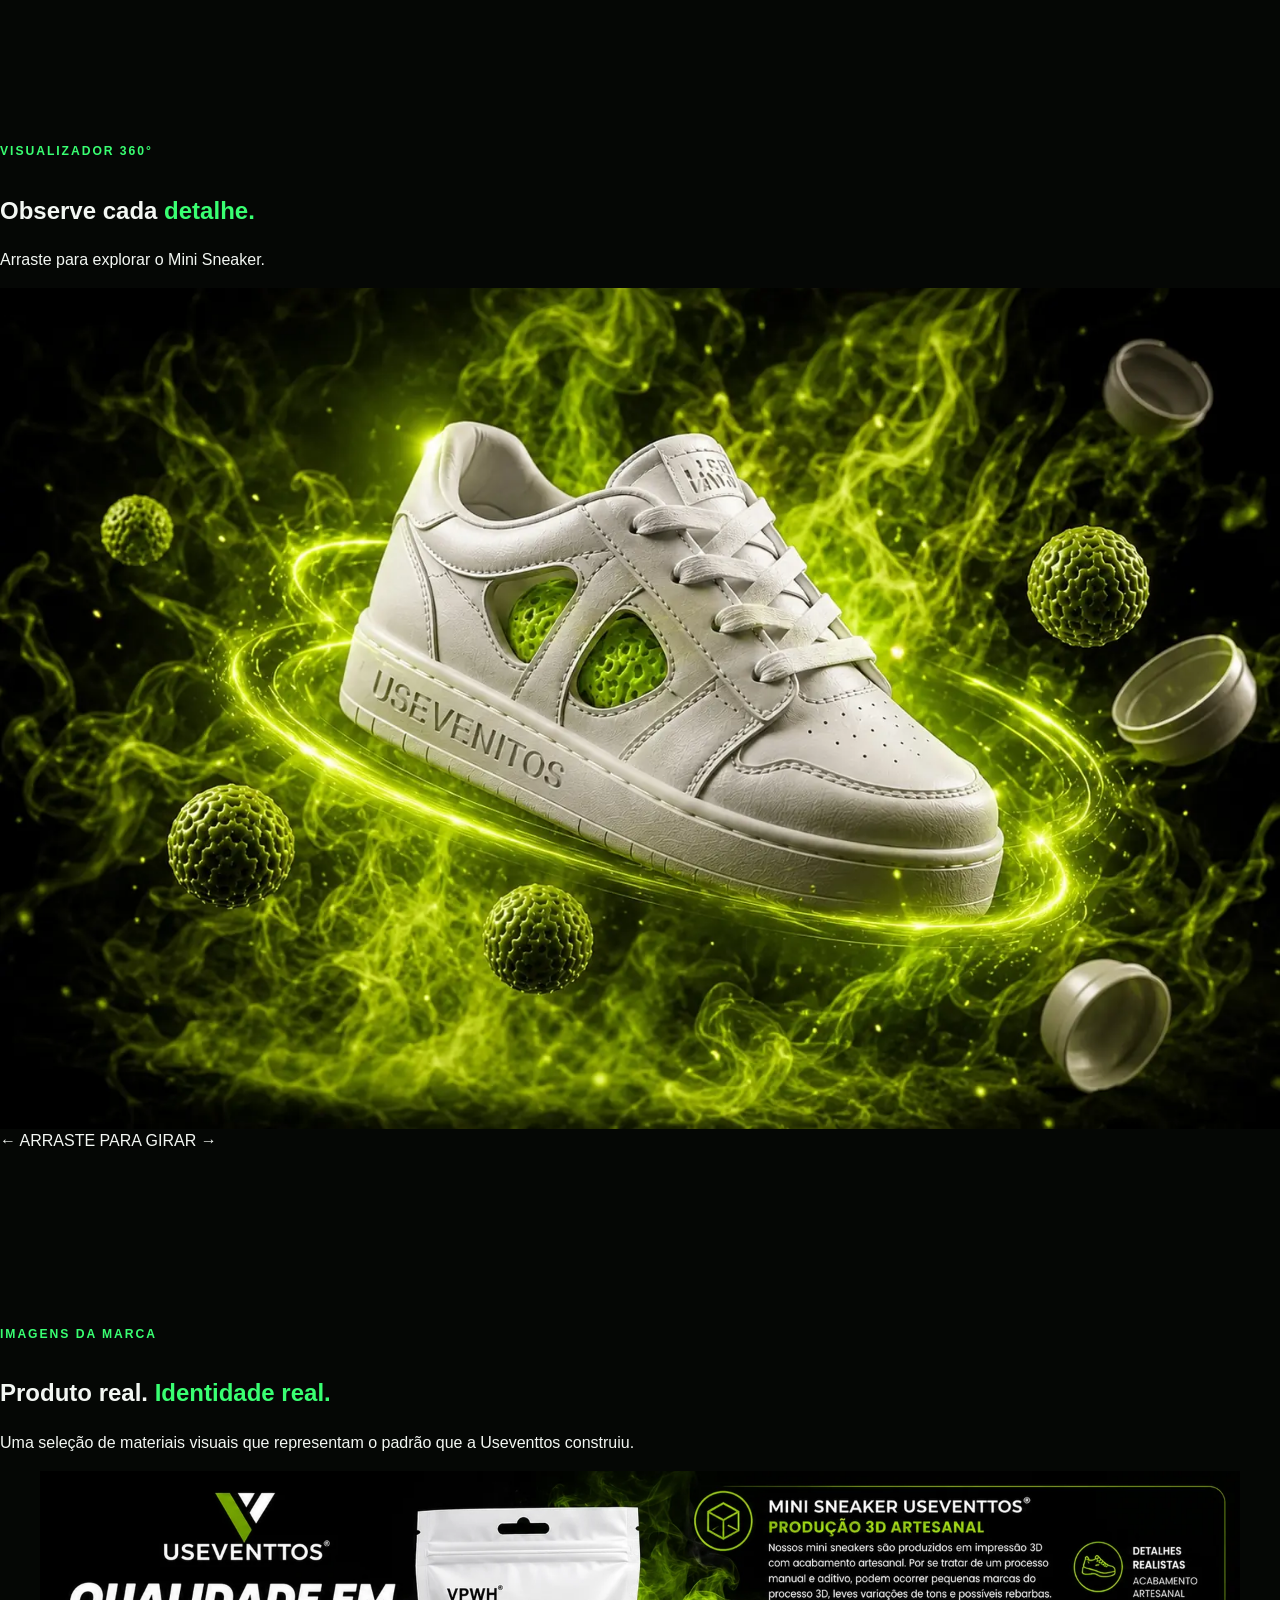
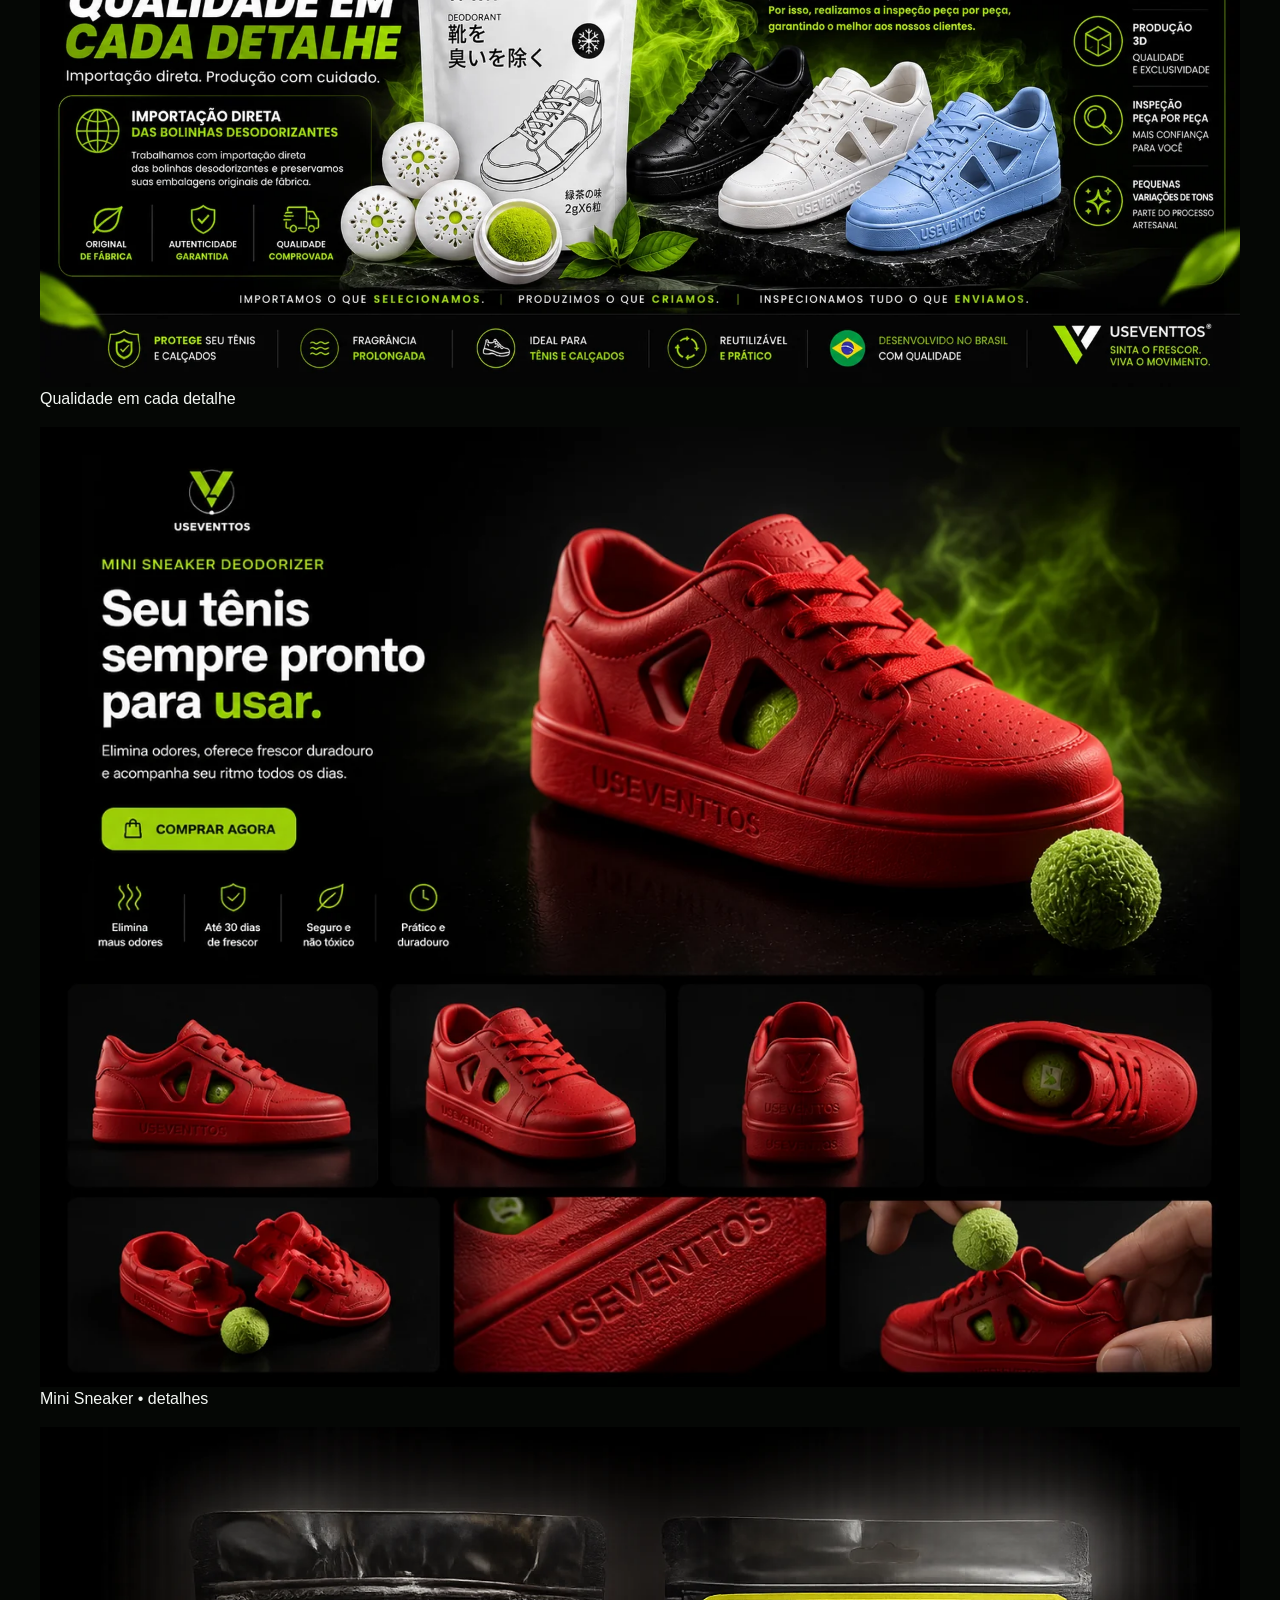
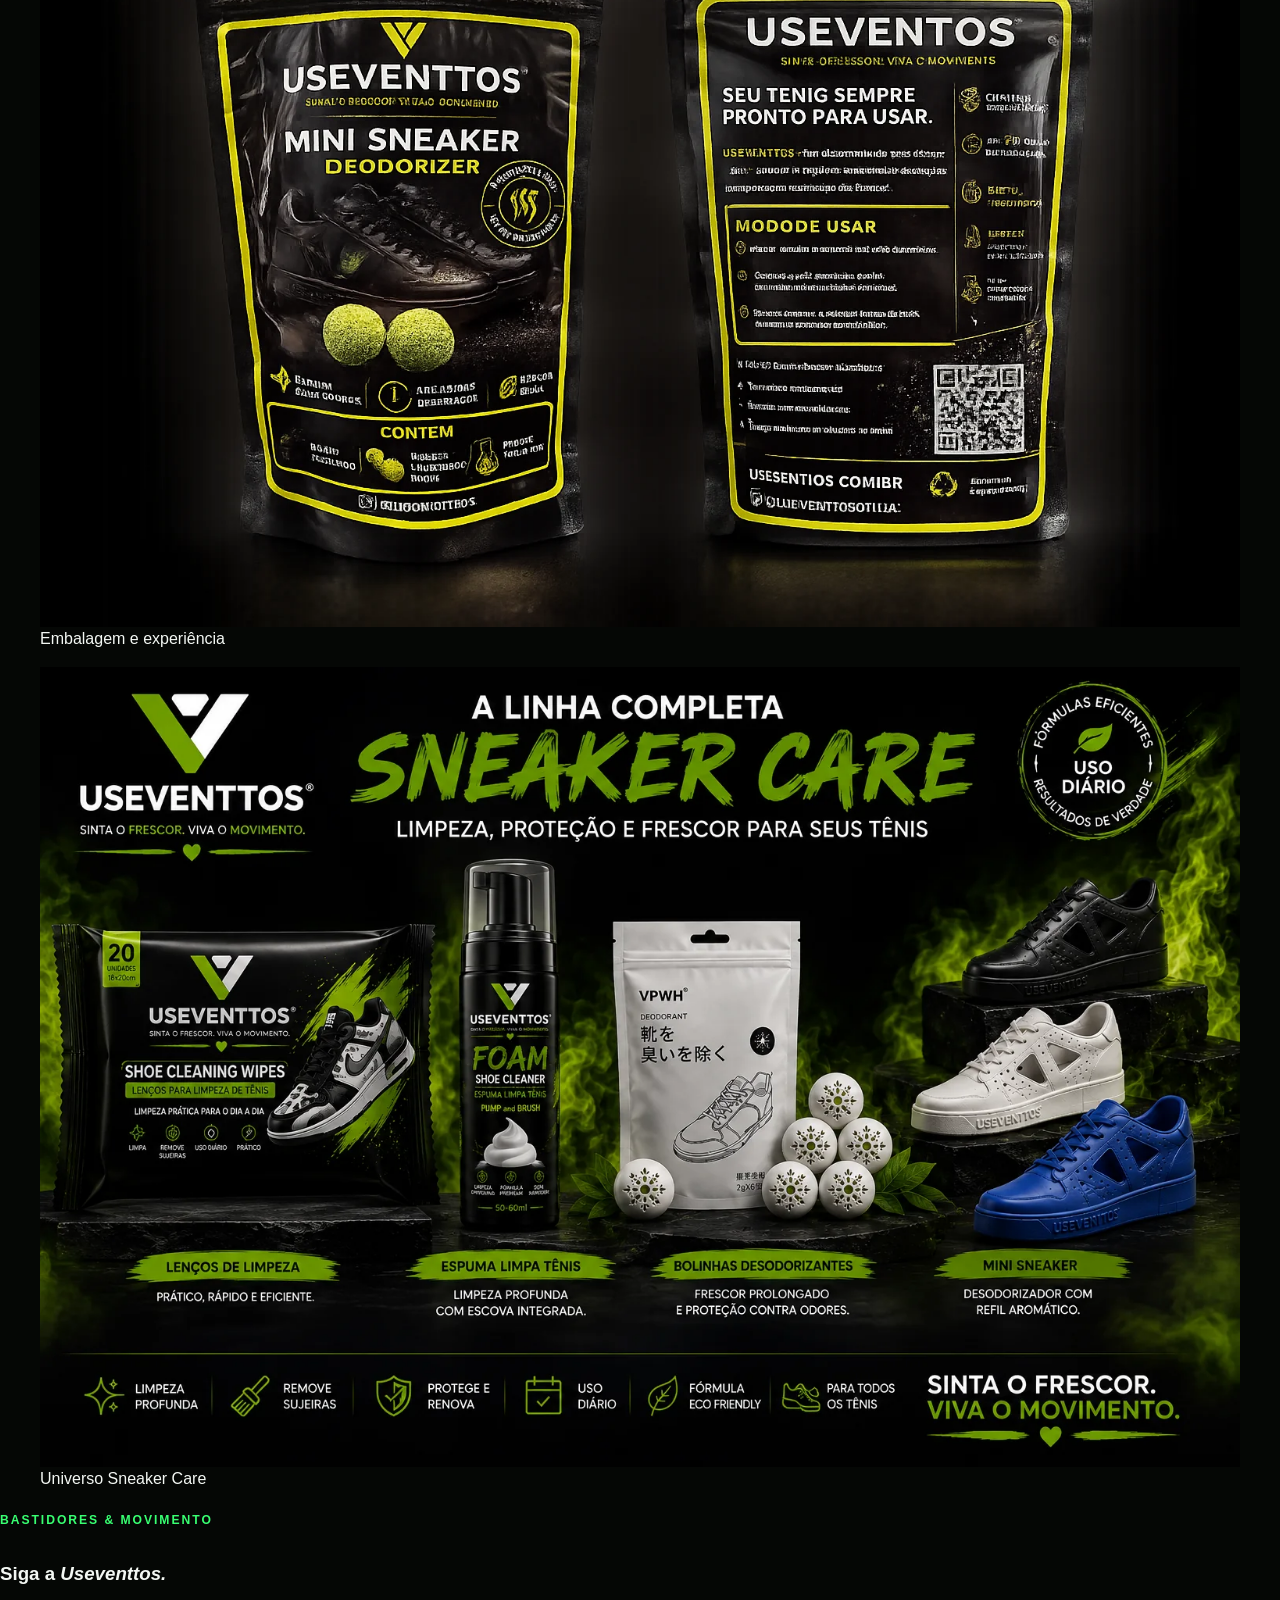
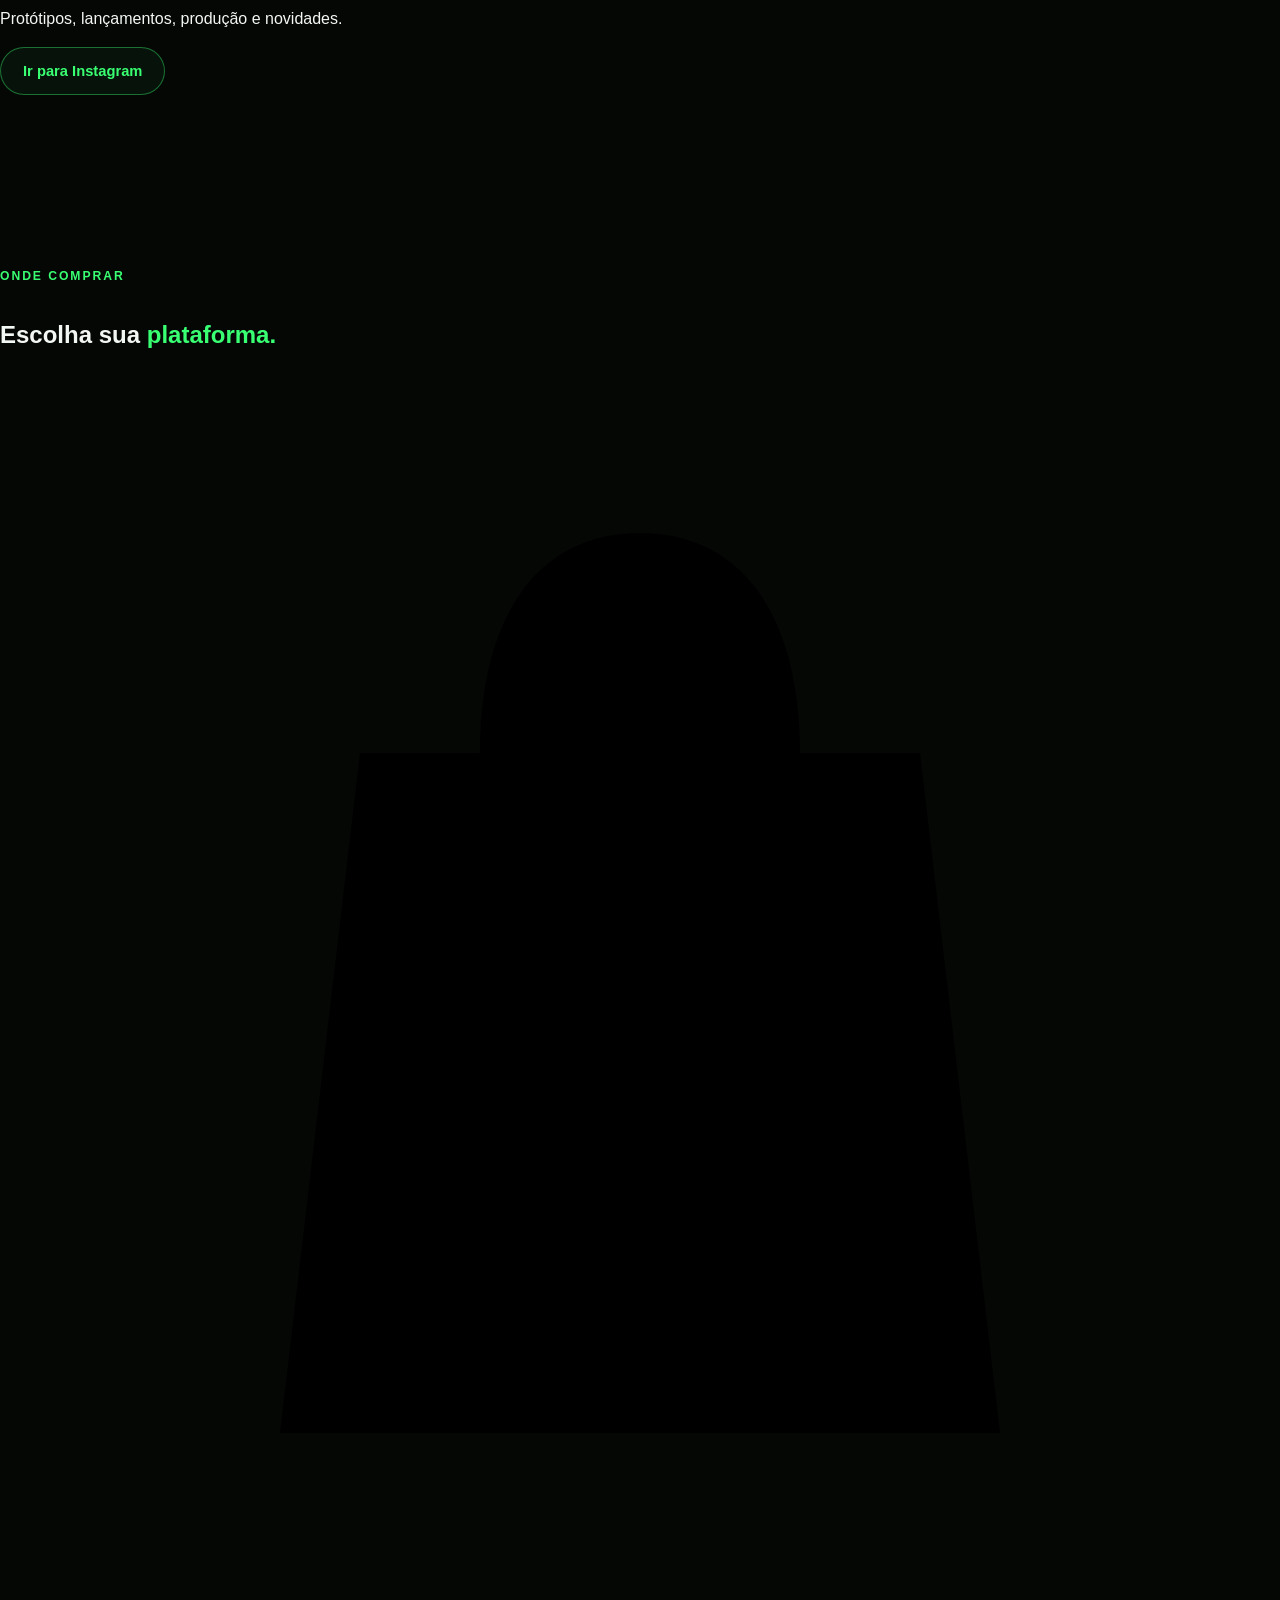
<file: gemini-code-1795629283792.html>
<!doctype html>
<html lang="pt-BR">
<head>
<meta charset="utf-8">
<meta name="viewport" content="width=device-width,initial-scale=1">
<title>Useventtos — Sinta o frescor. Viva o movimento.</title>
<meta name="description" content="Useventtos: Mini Sneaker, Fresh 360°, Bolinhas Aromáticas e linha automotiva. Conheça produtos, avaliações reais, produção 3D e lojas oficiais.">
<meta name="theme-color" content="#050705">
<link rel="icon" href="favicon-32.png">
<link rel="apple-touch-icon" href="apple-touch-icon.png">
<link rel="preload" as="image" href="hero-useventtos.webp">
<link rel="stylesheet" href="style.css?v=v5-premium">
<style>
  /* Vitrine Espelhada Shopee (1:1) */
  .shopee-grid {
    display: grid;
    grid-template-columns: repeat(3, minmax(0, 1fr));
    gap: 22px;
    margin-top: 32px;
  }
  .shopee-card {
    background: rgba(255, 255, 255, 0.03);
    border: 1px solid rgba(255, 255, 255, 0.08);
    border-radius: 20px;
    overflow: hidden;
    display: flex;
    flex-direction: column;
    transition: transform 0.25s ease, border-color 0.25s ease, box-shadow 0.25s ease;
  }
  .shopee-card:hover {
    transform: translateY(-4px);
    border-color: rgba(57, 255, 114, 0.45);
    box-shadow: 0 18px 40px rgba(0, 0, 0, 0.45);
  }
  .shopee-thumb {
    position: relative;
    aspect-ratio: 1 / 1;
    width: 100%;
    background: #0c100d;
    overflow: hidden;
  }
  .shopee-thumb img {
    width: 100%;
    height: 100%;
    object-fit: cover;
    display: block;
    transition: transform 0.35s ease;
  }
  .shopee-card:hover .shopee-thumb img {
    transform: scale(1.04);
  }
  .shopee-badge {
    position: absolute;
    top: 12px;
    left: 12px;
    background: rgba(5, 7, 5, 0.82);
    backdrop-filter: blur(8px);
    border: 1px solid rgba(57, 255, 114, 0.35);
    color: #7dff9e;
    font-size: 11px;
    font-weight: 700;
    letter-spacing: 0.08em;
    padding: 5px 10px;
    border-radius: 999px;
    text-transform: uppercase;
  }
  .shopee-body {
    padding: 20px;
    display: flex;
    flex-direction: column;
    flex: 1;
    justify-content: space-between;
    gap: 14px;
  }
  .shopee-title {
    font-size: 1.08rem;
    line-height: 1.35;
    margin: 0 0 6px;
    color: #f4f7f4;
  }
  .shopee-desc {
    font-size: 0.88rem;
    line-height: 1.45;
    color: rgba(244, 247, 244, 0.72);
    margin: 0;
  }
  .shopee-meta {
    display: flex;
    align-items: center;
    justify-content: space-between;
    gap: 8px;
    padding-top: 10px;
    border-top: 1px solid rgba(255, 255, 255, 0.07);
  }
  .shopee-price {
    font-size: 1.25rem;
    font-weight: 800;
    color: #54ff86;
    letter-spacing: -0.02em;
  }
  .shopee-price small {
    display: block;
    font-size: 0.72rem;
    font-weight: 500;
    color: rgba(244, 247, 244, 0.6);
  }
  .shopee-stats {
    font-size: 0.78rem;
    color: rgba(244, 247, 244, 0.78);
    text-align: right;
  }
  .shopee-stats b {
    color: #ffd15c;
  }
  .shopee-card .btn {
    width: 100%;
    text-align: center;
    justify-content: center;
  }
  @media (max-width: 960px) {
    .shopee-grid {
      grid-template-columns: repeat(2, minmax(0, 1fr));
    }
  }
  @media (max-width: 600px) {
    .shopee-grid {
      grid-template-columns: 1fr;
    }
  }
</style>
</head>
<body>
<audio id="radio" src="useventtos-trap.wav" loop preload="none"></audio>

<header class="site-header" id="siteHeader">
  <a class="brand" href="#inicio"><img src="logo-useventtos.png" alt="Useventtos"><span>USEVENTTOS</span></a>
  <nav>
    <a href="#linha">Produtos</a><a href="#avaliacoes">Avaliações</a><a href="#producao">Produção</a><a href="#360">360°</a><a href="#onde">Onde comprar</a>
  </nav>
  <div class="header-social" aria-label="Canais Useventtos">
    <a href="https://www.instagram.com/useventtos/" target="_blank" rel="noopener" aria-label="Instagram">
      <svg viewBox="0 0 24 24"><rect x="3" y="3" width="18" height="18" rx="5"/><circle cx="12" cy="12" r="4"/><circle cx="17.4" cy="6.6" r="1"/></svg>
    </a>
    <a href="https://shopee.com.br/shop/1294719962" target="_blank" rel="noopener" aria-label="Shopee">
      <svg viewBox="0 0 24 24"><path d="M6 8h12l2 13H4L6 8Z"/><path d="M8 8c0-3 1.5-5 4-5s4 2 4 5"/><path d="M9.4 13.2c1.6 1.4 3.6 1.8 5.2.4"/></svg>
    </a>
    <a href="https://vt.tiktok.com/ZSVX8frUB/?page=TikTokShop&utm_campaign=client_share&utm_source=whatsapp&share_app_id=1233" target="_blank" rel="noopener" aria-label="TikTok Shop">
      <svg viewBox="0 0 24 24"><path d="M14 4v10.2a4.8 4.8 0 1 1-4-4.7"/><path d="M14 4c.9 2.8 2.7 4.4 5.5 4.8"/></svg>
    </a>
  </div>
  <a class="btn btn-green btn-header" href="https://shopee.com.br/shop/1294719962" target="_blank" rel="noopener">Comprar agora</a>
</header>

<main>
<!-- HERO PRESERVADO -->
<section class="hero" id="inicio">
  <div class="hero-photo"><img src="hero-useventtos.webp" alt="Mini Sneaker Useventtos com energia verde"></div>
  <div class="hero-dark"></div>
  <div class="hero-smoke smoke-a"></div><div class="hero-smoke smoke-b"></div>
  <div class="energy e1"></div><div class="energy e2"></div>
  <div class="falling-balls"><i></i><i></i><i></i><i></i><i></i></div>
  <div class="sparks"><b></b><b></b><b></b><b></b><b></b><b></b></div>
  <div class="hero-copy">
    <span class="eyebrow">USEVENTTOS</span>
    <h1>SINTA O<br>FRESCOR.<br><em>VIVA O<br>MOVIMENTO.</em></h1>
    <p>Frescor, design e atitude para acompanhar seus tênis todos os dias.</p>
    <div class="hero-actions">
      <a class="btn btn-green" href="https://shopee.com.br/shop/1294719962" target="_blank" rel="noopener">Comprar agora</a>
      <button class="btn btn-glass" id="soundBtn">♫ Ativar som</button>
    </div>
  </div>
</section>

<section class="impact" id="resultados">
  <div class="impact-heading">
    <span class="eyebrow impact-eyebrow">CONQUISTAS REAIS</span>
    <h2>Resultados construídos <em>pedido por pedido.</em></h2>
    <p>Números que representam pessoas, entregas e a evolução real da Useventtos.</p>
  </div>
  <div class="impact-grid">
    <article class="impact-card">
      <div class="metric-icon"><svg viewBox="0 0 64 64"><path d="M7 18h31v25H7zM38 27h10l9 10v6H38zM17 50a6 6 0 1 0 0-12 6 6 0 0 0 0 12zm31 0a6 6 0 1 0 0-12 6 6 0 0 0 0 12z"/></svg></div>
      <strong data-count="750">+750</strong><span>UNIDADES VENDIDAS</span><small>Histórico real na loja oficial</small>
    </article>
    <article class="impact-card">
      <div class="metric-icon"><svg viewBox="0 0 64 64"><circle cx="24" cy="20" r="9"/><circle cx="46" cy="23" r="7"/><path d="M8 51c0-12 7-19 16-19s16 7 16 19M38 36c3-4 6-6 10-6 7 0 12 6 12 17"/></svg></div>
      <strong data-count="100">100%</strong><span>TAXA DE RESPOSTA</span><small>Atendimento rápido no chat</small>
    </article>
    <article class="impact-card">
      <div class="metric-icon"><svg viewBox="0 0 64 64"><path d="m8 18 24-11 24 11-24 11zM8 18v28l24 11V29m24-11v28L32 57"/></svg></div>
      <strong data-count="11">11</strong><span>PRODUTOS ATIVOS</span><small>Linha Sneaker Care &amp; Auto</small>
    </article>
    <article class="impact-card rating">
      <div class="metric-icon"><svg viewBox="0 0 64 64"><path d="m32 7 7 16 18 2-13 12 4 18-16-9-16 9 4-18L7 25l18-2z"/></svg></div>
      <strong>4,7<span>/5</span></strong><span>AVALIAÇÃO DA LOJA</span><div class="mini-stars">★★★★★</div><small>298 avaliações reais</small>
    </article>
  </div>
</section>

<!-- VITRINE OFICIAL ESPELHADA DA SHOPEE -->
<section class="line section" id="linha">
  <div class="section-head">
    <span class="eyebrow">CATÁLOGO OFICIAL</span>
    <h2>Escolha o seu <em>Useventtos.</em></h2>
    <p>Confira os itens da nossa loja oficial na Shopee com envio rápido e compra garantida.</p>
  </div>

  <div class="shopee-grid">
    <!-- USV-01 -->
    <article class="shopee-card">
      <div class="shopee-thumb">
        <span class="shopee-badge">Mais Vendido</span>
        <img src="USV-01.webp" alt="6 Bolinhas Aromáticas para Tênis e Sapatos Useventtos">
      </div>
      <div class="shopee-body">
        <div>
          <h3 class="shopee-title">6 Bolinhas Aromáticas para Tênis e Sapatos</h3>
          <p class="shopee-desc">1 pacote com 6 unidades. Fragrância suave e duradoura para até 3 pares de calçados.</p>
        </div>
        <div>
          <div class="shopee-meta">
            <div class="shopee-price">R$ 15,90</div>
            <div class="shopee-stats"><b>★ 4,7</b> • 617 vendidos</div>
          </div>
          <a class="btn btn-green" href="https://shopee.com.br/6-Bolinhas-Arom%C3%A1ticas-para-T%C3%AAnis-e-Sapatos-Ajuda-a-Reduzir-Odores-Useventtos-i.1294719962.58264559488" target="_blank" rel="noopener">Comprar na Shopee ↗</a>
        </div>
      </div>
    </article>

    <!-- USV-02 -->
    <article class="shopee-card">
      <div class="shopee-thumb">
        <span class="shopee-badge">Kit Econômico</span>
        <img src="USV-02.webp" alt="Kit 12 ou 18 Bolinhas Aromáticas para Tênis Useventtos">
      </div>
      <div class="shopee-body">
        <div>
          <h3 class="shopee-title">Kit 12 ou 18 Bolinhas Aromáticas para Tênis</h3>
          <p class="shopee-desc">2 ou 3 pacotes com 6 bolinhas cada. Ideal para proteger toda a sua rotação de sneakers.</p>
        </div>
        <div>
          <div class="shopee-meta">
            <div class="shopee-price">R$ 28,75 <small>com cupom na loja</small></div>
            <div class="shopee-stats"><b>★ 4,7</b> • 72 vendidos</div>
          </div>
          <a class="btn btn-green" href="https://shopee.com.br/Kit-12-ou-18-Bolinhas-Arom%C3%A1ticas-para-T%C3%AAnis-Ajuda-a-Reduzir-Odores-Useventtos-i.1294719962.58213201823" target="_blank" rel="noopener">Comprar na Shopee ↗</a>
        </div>
      </div>
    </article>

    <!-- USV-03 -->
    <article class="shopee-card">
      <div class="shopee-thumb">
        <span class="shopee-badge">Frescor Ajustável</span>
        <img src="USV-03.webp" alt="Desodorizador Fresh 360° para Tênis Useventtos">
      </div>
      <div class="shopee-body">
        <div>
          <h3 class="shopee-title">Fresh 360° — Desodorizador Ajustável para Tênis</h3>
          <p class="shopee-desc">Sistema rotativo que controla a intensidade da ventilação e da fragrância. 1 par reutilizável.</p>
        </div>
        <div>
          <div class="shopee-meta">
            <div class="shopee-price">R$ 20,80</div>
            <div class="shopee-stats"><b>★ 4,6</b> • 27 vendidos</div>
          </div>
          <a class="btn btn-green" href="https://shopee.com.br/shop/1294719962" target="_blank" rel="noopener">Comprar na Shopee ↗</a>
        </div>
      </div>
    </article>

    <!-- USV-04 -->
    <article class="shopee-card">
      <div class="shopee-thumb">
        <span class="shopee-badge">Nota 5.0</span>
        <img src="USV-04.webp" alt="Cápsulas Desodorizantes para Tênis e Sapatos Useventtos">
      </div>
      <div class="shopee-body">
        <div>
          <h3 class="shopee-title">Cápsulas Desodorizantes para Tênis e Sapatos</h3>
          <p class="shopee-desc">Kit com 2 unidades (1 par) com esferas de carvão ativado e fragrância contra mau odor.</p>
        </div>
        <div>
          <div class="shopee-meta">
            <div class="shopee-price">R$ 19,90</div>
            <div class="shopee-stats"><b>★ 5,0</b> • 6 vendidos</div>
          </div>
          <a class="btn btn-green" href="https://shopee.com.br/shop/1294719962" target="_blank" rel="noopener">Comprar na Shopee ↗</a>
        </div>
      </div>
    </article>

    <!-- USV-05 -->
    <article class="shopee-card">
      <div class="shopee-thumb">
        <span class="shopee-badge">Linha Auto</span>
        <img src="USV-05.webp" alt="USE-ASTRO Aromatizador Automotivo Useventtos">
      </div>
      <div class="shopee-body">
        <div>
          <h3 class="shopee-title">USE-ASTRO — Aromatizador Automotivo</h3>
          <p class="shopee-desc">Clipe para saída de ar com design exclusivo e refil aromático de longa duração para o carro.</p>
        </div>
        <div>
          <div class="shopee-meta">
            <div class="shopee-price">R$ 27,90</div>
            <div class="shopee-stats"><b>★ 5,0</b> • 5 vendidos</div>
          </div>
          <a class="btn btn-green" href="https://shopee.com.br/shop/1294719962" target="_blank" rel="noopener">Comprar na Shopee ↗</a>
        </div>
      </div>
    </article>

    <!-- USV-06 -->
    <article class="shopee-card">
      <div class="shopee-thumb">
        <span class="shopee-badge">Assinatura 3D</span>
        <img src="USV-06.webp" alt="Mini Sneaker Desodorizador para Tênis e Sapatos Useventtos">
      </div>
      <div class="shopee-body">
        <div>
          <h3 class="shopee-title">Mini Sneaker — Desodorizador para Tênis e Sapatos</h3>
          <p class="shopee-desc">Produzido em impressão 3D de alta precisão com refil aromático incluso. Escolha a sua cor.</p>
        </div>
        <div>
          <div class="shopee-meta">
            <div class="shopee-price">R$ 35,30</div>
            <div class="shopee-stats"><b>★ 4,7</b> • Avaliação da loja</div>
          </div>
          <a class="btn btn-green" href="https://shopee.com.br/Mini-Sneaker-Useventtos-Aromatizador-para-T%C3%AAnis-com-Refil-Escolha-a-Cor-Kit-1-Par-i.1294719962.58265850911" target="_blank" rel="noopener">Comprar na Shopee ↗</a>
        </div>
      </div>
    </article>
  </div>

  <div class="center" style="margin-top: 28px;">
    <a class="btn btn-outline" href="https://shopee.com.br/shop/1294719962" target="_blank" rel="noopener">Ver todos os 11 produtos na Shopee ↗</a>
  </div>
</section>

<section class="reviews section" id="avaliacoes">
  <div class="section-head split-head">
    <div><span class="eyebrow">EXPERIÊNCIAS REAIS</span><h2>Conquistas que vêm de <em>quem comprou.</em></h2></div>
    <div class="review-badge"><b>4,7</b><span>★★★★★</span><small>298 avaliações na loja</small></div>
  </div>
  <div class="review-grid">
    <article class="review-card">
      <div class="review-top"><div class="avatar">M</div><div><b>m*****6</b><span>11 ago 2026 • 06:45</span></div><div class="verified">✓ Compra verificada</div></div>
      <div class="stars">★★★★★</div>
      <p>“Produto chegou super rápido, tem um cheiro suave, agradável, as esferas são em ótimo tamanho que cabe em todos os tipos de calçados, fechados, possui ótimo custo benefício. Gostei e recomendo.”</p>
      <div class="review-tags"><span>Entrega rápida</span><span>Cheiro agradável</span><span>Custo-benefício</span></div>
    </article>
    <article class="review-card">
      <div class="review-top"><div class="avatar">R</div><div><b>roselinoqueira1605</b><span>07 ago 2026 • 11:26</span></div><div class="verified">✓ Compra verificada</div></div>
      <div class="stars">★★★★★</div>
      <p>“Muito interessante, vou experimentar pra ver se é bom. Tem um cheirinho agradável.”</p>
      <div class="review-tags"><span>Fragrância suave</span><span>Primeira impressão</span></div>
    </article>
    <article class="review-card">
      <div class="review-top"><div class="avatar">A</div><div><b>a*****4</b><span>19 ago 2026 • 07:37</span></div><div class="verified">✓ Compra verificada</div></div>
      <div class="stars">★★★★★</div>
      <p>“Entrega rápida, excelente qualidade, tem uma fragrância suave, maravilhosa, muito boa mesmo. Amei o meu produto, muito obrigada.”</p>
      <div class="review-tags"><span>Qualidade</span><span>Fragrância</span><span>Experiência</span></div>
    </article>
    <article class="review-card compact-review">
      <div class="review-top"><div class="avatar">G</div><div><b>g_5sro421u</b><span>06 ago 2026 • 16:02</span></div><div class="verified">✓ Compra verificada</div></div>
      <div class="stars">★★★★★</div>
      <p>“Perfeito e muito cheiroso, chegou antes do prazo, parabéns, recomendo.”</p>
      <div class="review-tags"><span>Antes do prazo</span><span>Recomenda</span></div>
    </article>
  </div>
  <div class="center"><a class="btn btn-outline" href="https://shopee.com.br/shop/1294719962" target="_blank" rel="noopener">Ver avaliações na Shopee</a></div>
</section>

<section class="production section" id="producao">
  <div class="production-copy">
    <span class="eyebrow">PRODUÇÃO USEVENTTOS</span>
    <h2>Sinta o <em>movimento.</em></h2>
    <p class="lead">Veja como cada Mini Sneaker ganha vida, <strong>camada por camada</strong>, até chegar pronto para acompanhar você.</p>
    <div class="made-in">
      <div class="brazil-mark">🇧🇷</div>
      <div><b>Projetado, desenvolvido e produzido <em>100% no Brasil.</em></b><p>Impressão 3D de alta precisão com <strong>Bambu Lab A1</strong>, controle de qualidade e acabamento peça por peça.</p></div>
    </div>
    <div class="production-tags"><span>Design Brasileiro</span><span>Bambu Lab A1</span><span>Impressão 3D</span><span>Controle de Qualidade</span></div>
  </div>
  <div class="video-shell">
    <div class="video-glow"></div>
    <video src="useventtosVDO.mp4" poster="video-poster.webp" controls muted loop playsinline></video>
  </div>
</section>

<section class="viewer section" id="360">
  <div class="section-head centered"><span class="eyebrow">VISUALIZADOR 360°</span><h2>Observe cada <em>detalhe.</em></h2><p>Arraste para explorar o Mini Sneaker.</p></div>
  <div class="viewer-wrap" id="viewer"><div class="viewer-ring"></div><img id="viewerImg" src="spin-01.webp" alt="Mini Sneaker Useventtos 360" draggable="false"><div class="drag-tip">← ARRASTE PARA GIRAR →</div></div>
</section>

<section class="social section" id="social">
  <div class="section-head social-head">
    <span class="eyebrow">IMAGENS DA MARCA</span>
    <h2>Produto real. <em>Identidade real.</em></h2>
    <p>Uma seleção de materiais visuais que representam o padrão que a Useventtos construiu.</p>
  </div>
  <div class="brand-gallery">
    <figure class="brand-shot wide"><img src="ref-quality.webp" alt="Qualidade Useventtos"><figcaption>Qualidade em cada detalhe</figcaption></figure>
    <figure class="brand-shot"><img src="ref-mini-red.webp" alt="Mini Sneaker vermelho Useventtos"><figcaption>Mini Sneaker • detalhes</figcaption></figure>
    <figure class="brand-shot"><img src="ref-packaging.webp" alt="Embalagem Useventtos"><figcaption>Embalagem e experiência</figcaption></figure>
    <figure class="brand-shot wide"><img src="ref-lineup.webp" alt="Linha completa Useventtos"><figcaption>Universo Sneaker Care</figcaption></figure>
  </div>
  <div class="social-follow">
    <div><span class="eyebrow">BASTIDORES &amp; MOVIMENTO</span><h3>Siga a <em>Useventtos.</em></h3><p>Protótipos, lançamentos, produção e novidades.</p></div>
    <a class="btn btn-outline" href="https://www.instagram.com/useventtos/" target="_blank" rel="noopener">Ir para Instagram</a>
  </div>
</section>

<section class="channels section" id="onde">
  <div class="section-head centered"><span class="eyebrow">ONDE COMPRAR</span><h2>Escolha sua <em>plataforma.</em></h2></div>
  <div class="channel-grid">
    <a class="channel-card" href="https://shopee.com.br/shop/1294719962" target="_blank" rel="noopener">
      <div class="channel-icon shopee-icon"><svg viewBox="0 0 64 64"><path d="M18 19h28l4 34H14zM24 19c0-7 3-11 8-11s8 4 8 11"/><path d="M25 33c4 4 10 5 14 1"/></svg></div>
      <div><span class="eyebrow">LOJA OFICIAL</span><h3>Shopee</h3><p>Produtos, avaliações e ofertas oficiais da Useventtos.</p><b class="channel-button">Ir para Shopee ↗</b></div>
    </a>
    <a class="channel-card" href="https://vt.tiktok.com/ZSVX8frUB/?page=TikTokShop&utm_campaign=client_share&utm_source=whatsapp&share_app_id=1233" target="_blank" rel="noopener">
      <div class="channel-icon tiktok-icon"><svg viewBox="0 0 64 64"><path d="M38 10v29c0 10-7 16-16 16-8 0-14-6-14-14s6-14 14-14c2 0 4 0 6 1v10c-2-1-3-2-6-2-3 0-5 2-5 5s2 5 5 5c4 0 7-3 7-8V10z"/><path d="M38 10c3 8 8 12 16 13v10c-7-1-12-3-16-7"/></svg></div>
      <div><span class="eyebrow">TIKTOK SHOP</span><h3>@Useventtos.Ofc</h3><p>Conteúdo, lançamentos e compra social.</p><small>Shop Code: BRBRLCKGLHLJ</small><b class="channel-button">Ir para TikTok Shop ↗</b></div>
    </a>
  </div>
</section>

<section class="final-cta">
  <img src="logo-useventtos.png" alt="Useventtos">
  <span>SINTA O FRESCOR.</span><strong>VIVA O MOVIMENTO.</strong>
  <div><a class="btn btn-green" href="https://shopee.com.br/shop/1294719962" target="_blank" rel="noopener">Comprar na Shopee</a><a class="btn btn-glass" href="https://vt.tiktok.com/ZSVX8frUB/?page=TikTokShop&utm_campaign=client_share&utm_source=whatsapp&share_app_id=1233" target="_blank" rel="noopener">TikTok Shop</a></div>
</section>
</main>

<footer><span>© 2026 Useventtos</span><span>Desenvolvido no Brasil 🇧🇷</span></footer>

<script src="script.js?v=v5-premium"></script>
</body>
</html>
</file>
<file: style.css>
:root {
  --bg: #050705;
  --bg-elevated: #0b0f0c;
  --card: rgba(255, 255, 255, 0.035);
  --border: rgba(255, 255, 255, 0.09);
  --text: #f3f7f3;
  --muted: rgba(243, 247, 243, 0.68);
  --green: #39ff72;
  --green-dark: #18b847;
  --radius: 20px;
}

* { box-sizing: border-box; }
html { scroll-behavior: smooth; }
body {
  margin: 0;
  font-family: -apple-system, BlinkMacSystemFont, "Segoe UI", Roboto, Inter, Helvetica, Arial, sans-serif;
  background: var(--bg);
  color: var(--text);
  overflow-x: hidden;
  line-height: 1.5;
}

img, video { max-width: 100%; display: block; }
a { color: inherit; text-decoration: none; }

.container {
  width: min(1180px, 92%);
  margin: 0 auto;
}

/* ================= HEADER PRESERVADO ================= */
.site-header {
  position: fixed;
  top: 0; left: 0; right: 0;
  z-index: 100;
  display: flex;
  align-items: center;
  justify-content: space-between;
  gap: 18px;
  padding: 14px 4%;
  background: rgba(5, 7, 5, 0.78);
  backdrop-filter: blur(14px);
  border-bottom: 1px solid rgba(255, 255, 255, 0.06);
}
.brand {
  display: flex;
  align-items: center;
  gap: 10px;
  font-weight: 800;
  letter-spacing: 0.12em;
  font-size: 0.95rem;
}
.brand img { height: 34px; width: auto; }
.site-header nav {
  display: flex;
  gap: 22px;
  font-size: 0.9rem;
  color: var(--muted);
}
.site-header nav a:hover { color: var(--green); }
.header-social {
  display: flex;
  align-items: center;
  gap: 12px;
}
.header-social a {
  width: 34px; height: 34px;
  border-radius: 50%;
  display: grid;
  place-items: center;
  background: rgba(255, 255, 255, 0.05);
  border: 1px solid rgba(255, 255, 255, 0.08);
  transition: 0.2s;
}
.header-social a:hover {
  border-color: var(--green);
  color: var(--green);
}
.header-social svg {
  width: 17px; height: 17px;
  fill: none;
  stroke: currentColor;
  stroke-width: 1.8;
}

/* ================= BOTÕES ================= */
.btn {
  display: inline-flex;
  align-items: center;
  justify-content: center;
  gap: 8px;
  padding: 12px 22px;
  border-radius: 999px;
  font-weight: 700;
  font-size: 0.92rem;
  cursor: pointer;
  border: 1px solid transparent;
  transition: transform 0.2s ease, box-shadow 0.2s ease, background 0.2s ease;
}
.btn:hover { transform: translateY(-2px); }
.btn-green {
  background: linear-gradient(135deg, var(--green), #22d658);
  color: #041107;
  box-shadow: 0 8px 26px rgba(57, 255, 114, 0.28);
}
.btn-glass {
  background: rgba(255, 255, 255, 0.08);
  border-color: rgba(255, 255, 255, 0.16);
  color: var(--text);
  backdrop-filter: blur(10px);
}
.btn-outline {
  border-color: rgba(57, 255, 114, 0.4);
  color: var(--green);
  background: rgba(57, 255, 114, 0.05);
}
.btn-sm { padding: 9px 16px; font-size: 0.84rem; }

/* ================= HERO + EFEITOS PRESERVADOS ================= */
.hero {
  position: relative;
  min-height: 92vh;
  display: flex;
  align-items: center;
  padding: 120px 6% 80px;
  overflow: hidden;
}
.hero-photo {
  position: absolute;
  inset: 0;
  z-index: 0;
}
.hero-photo img {
  width: 100%;
  height: 100%;
  object-fit: cover;
  object-position: center right;
  animation: heroFloat 7s ease-in-out infinite;
}
.hero-dark {
  position: absolute;
  inset: 0;
  z-index: 1;
  background: linear-gradient(90deg, rgba(5,7,5,0.94) 0%, rgba(5,7,5,0.74) 48%, rgba(5,7,5,0.28) 100%);
}
.hero-smoke {
  position: absolute;
  width: 520px; height: 520px;
  border-radius: 50%;
  background: radial-gradient(circle, rgba(57,255,114,0.18), transparent 70%);
  filter: blur(45px);
  z-index: 1;
  pointer-events: none;
  animation: smokeDrift 10s ease-in-out infinite alternate;
}
.smoke-a { top: 10%; right: 12%; }
.smoke-b { bottom: -10%; left: 30%; animation-delay: -4s; }

.energy {
  position: absolute;
  border-radius: 50%;
  border: 1px solid rgba(57, 255, 114, 0.25);
  z-index: 1;
  pointer-events: none;
  animation: pulseRing 5s ease-out infinite;
}
.e1 { width: 340px; height: 340px; right: 16%; top: 22%; }
.e2 { width: 520px; height: 520px; right: 10%; top: 12%; animation-delay: 2.2s; }

.falling-balls i, .sparks b {
  position: absolute;
  border-radius: 50%;
  background: var(--green);
  opacity: 0.45;
  z-index: 1;
  pointer-events: none;
  animation: floatUp 8s linear infinite;
}
.falling-balls i { width: 8px; height: 8px; bottom: -10px; }
.falling-balls i:nth-child(1) { left: 55%; animation-duration: 7s; }
.falling-balls i:nth-child(2) { left: 68%; animation-duration: 9s; animation-delay: 1s; }
.falling-balls i:nth-child(3) { left: 78%; animation-duration: 6.5s; animation-delay: 2s; }
.falling-balls i:nth-child(4) { left: 85%; animation-duration: 8.5s; animation-delay: 0.5s; }
.falling-balls i:nth-child(5) { left: 62%; animation-duration: 10s; animation-delay: 3s; }

.sparks b { width: 4px; height: 4px; box-shadow: 0 0 10px var(--green); bottom: 10%; }
.sparks b:nth-child(1) { left: 52%; animation-duration: 5s; }
.sparks b:nth-child(2) { left: 64%; animation-duration: 6s; animation-delay: 1.2s; }
.sparks b:nth-child(3) { left: 74%; animation-duration: 4.8s; animation-delay: 2.4s; }
.sparks b:nth-child(4) { left: 82%; animation-duration: 7s; }
.sparks b:nth-child(5) { left: 90%; animation-duration: 5.5s; animation-delay: 1.8s; }
.sparks b:nth-child(6) { left: 58%; animation-duration: 6.2s; animation-delay: 0.8s; }

.hero-copy {
  position: relative;
  z-index: 2;
  max-width: 600px;
}
.eyebrow {
  display: inline-block;
  font-size: 0.76rem;
  font-weight: 800;
  letter-spacing: 0.16em;
  color: var(--green);
  text-transform: uppercase;
  margin-bottom: 12px;
}
.hero-copy h1 {
  font-size: clamp(2.7rem, 5.6vw, 4.7rem);
  line-height: 0.96;
  margin: 0 0 18px;
  font-weight: 900;
  letter-spacing: -0.03em;
}
.hero-copy h1 em, h2 em {
  font-style: normal;
  color: var(--green);
}
.hero-copy p {
  font-size: 1.08rem;
  color: var(--muted);
  margin: 0 0 28px;
  max-width: 480px;
}
.hero-actions {
  display: flex;
  flex-wrap: wrap;
  gap: 12px;
}

/* ================= MÉTRICAS ================= */
.stats-strip {
  background: var(--bg-elevated);
  border-top: 1px solid var(--border);
  border-bottom: 1px solid var(--border);
  padding: 28px 0;
}
.stats-grid {
  display: grid;
  grid-template-columns: repeat(4, 1fr);
  gap: 20px;
  text-align: center;
}
.stat-num {
  display: block;
  font-size: 1.85rem;
  font-weight: 900;
  color: var(--green);
}
.stat-box span {
  font-size: 0.84rem;
  color: var(--muted);
}

/* ================= SEÇÕES & VITRINE SHOPEE ================= */
.section { padding: 84px 0; }
.section-dark { background: var(--bg-elevated); border-top: 1px solid var(--border); border-bottom: 1px solid var(--border); }
.section-header {
  text-align: center;
  max-width: 620px;
  margin: 0 auto 44px;
}
.section-header h2 {
  font-size: clamp(2rem, 3.6vw, 2.8rem);
  margin: 0 0 10px;
  line-height: 1.1;
}
.section-header p { color: var(--muted); margin: 0; }

.products-grid {
  display: grid;
  grid-template-columns: repeat(3, minmax(0, 1fr));
  gap: 24px;
}
.product-card {
  background: var(--card);
  border: 1px solid var(--border);
  border-radius: var(--radius);
  overflow: hidden;
  display: flex;
  flex-direction: column;
  transition: transform 0.25s ease, border-color 0.25s ease, box-shadow 0.25s ease;
}
.product-card:hover {
  transform: translateY(-5px);
  border-color: rgba(57, 255, 114, 0.48);
  box-shadow: 0 18px 40px rgba(0, 0, 0, 0.45);
}
.product-media {
  position: relative;
  aspect-ratio: 1 / 1;
  background: #0d120e;
  overflow: hidden;
}
.product-media img {
  width: 100%;
  height: 100%;
  object-fit: cover;
  transition: transform 0.35s ease;
}
.product-card:hover .product-media img { transform: scale(1.04); }
.product-tag {
  position: absolute;
  top: 12px; left: 12px;
  background: rgba(5, 7, 5, 0.84);
  border: 1px solid rgba(57, 255, 114, 0.38);
  color: var(--green);
  font-size: 0.7rem;
  font-weight: 800;
  letter-spacing: 0.07em;
  text-transform: uppercase;
  padding: 5px 11px;
  border-radius: 999px;
  z-index: 2;
}
.product-content {
  padding: 20px;
  display: flex;
  flex-direction: column;
  flex: 1;
}
.product-rating {
  font-size: 0.8rem;
  font-weight: 700;
  color: #ffd15c;
  margin-bottom: 6px;
}
.product-rating span { color: var(--muted); font-weight: 500; }
.product-content h3 {
  font-size: 1.08rem;
  margin: 0 0 8px;
  line-height: 1.35;
}
.product-content p {
  font-size: 0.88rem;
  color: var(--muted);
  margin: 0 0 18px;
  flex: 1;
}
.product-footer {
  display: flex;
  align-items: center;
  justify-content: space-between;
  gap: 12px;
  padding-top: 14px;
  border-top: 1px solid rgba(255, 255, 255, 0.07);
}
.price-label {
  display: block;
  font-size: 0.72rem;
  color: var(--muted);
}
.price-value {
  font-size: 1.28rem;
  font-weight: 900;
  color: var(--green);
}
.center-cta {
  text-align: center;
  margin-top: 36px;
}

/* ================= PRODUÇÃO & 360° ================= */
.split-showcase {
  display: grid;
  grid-template-columns: 1.1fr 0.9fr;
  gap: 40px;
  align-items: center;
}
.showcase-text h2 { font-size: clamp(1.9rem, 3.2vw, 2.5rem); margin: 0 0 14px; }
.showcase-text p { color: var(--muted); margin: 0 0 18px; }
.feature-list {
  list-style: none;
  padding: 0;
  margin: 0 0 24px;
  display: grid;
  gap: 10px;
}
.feature-list li {
  display: flex;
  align-items: center;
  gap: 10px;
  font-size: 0.94rem;
}
.feature-list span {
  color: var(--green);
  font-weight: 900;
}
.video-box {
  border-radius: var(--radius);
  overflow: hidden;
  border: 1px solid var(--border);
  background: #000;
}
.video-box video { width: 100%; max-height: 320px; object-fit: cover; }

.viewer-card {
  background: var(--card);
  border: 1px solid var(--border);
  border-radius: 24px;
  padding: 28px;
  text-align: center;
}
.viewer-pill {
  display: inline-block;
  font-size: 0.72rem;
  font-weight: 800;
  letter-spacing: 0.12em;
  color: var(--green);
  border: 1px solid rgba(57, 255, 114, 0.35);
  padding: 5px 12px;
  border-radius: 999px;
  margin-bottom: 16px;
}
.viewer-stage {
  position: relative;
  aspect-ratio: 1 / 1;
  display: grid;
  place-items: center;
  cursor: grab;
  user-select: none;
}
.viewer-stage:active { cursor: grabbing; }
.viewer-glow {
  position: absolute;
  width: 70%; height: 70%;
  border-radius: 50%;
  background: radial-gradient(circle, rgba(57,255,114,0.22), transparent 70%);
  filter: blur(24px);
}
.viewer-stage img {
  position: relative;
  z-index: 1;
  max-height: 320px;
  object-fit: contain;
}
.viewer-hint {
  font-size: 0.8rem;
  color: var(--muted);
  letter-spacing: 0.08em;
  margin: 12px 0 0;
}

/* ================= AVALIAÇÕES & CANAIS ================= */
.reviews-grid, .channels-grid {
  display: grid;
  grid-template-columns: repeat(3, minmax(0, 1fr));
  gap: 22px;
}
.review-box, .channel-box {
  background: var(--card);
  border: 1px solid var(--border);
  border-radius: var(--radius);
  padding: 24px;
  display: flex;
  flex-direction: column;
  justify-content: space-between;
  gap: 14px;
}
.review-head {
  display: flex;
  justify-content: space-between;
  align-items: center;
}
.review-head span { color: #ffd15c; letter-spacing: 2px; }
.review-box p { color: var(--muted); font-size: 0.92rem; margin: 0; }
.review-box small { color: var(--green); font-weight: 600; }

.channel-box { transition: border-color 0.2s, transform 0.2s; }
.channel-box:hover { border-color: var(--green); transform: translateY(-3px); }
.channel-badge {
  font-size: 0.7rem;
  font-weight: 800;
  color: var(--green);
  letter-spacing: 0.1em;
}
.channel-box h3 { margin: 4px 0; font-size: 1.25rem; }
.channel-box p { margin: 0; color: var(--muted); font-size: 0.9rem; }
.channel-box b { color: var(--green); font-size: 0.9rem; }

/* ================= FOOTER & MINI PLAYER YOUTUBE ================= */
.site-footer {
  padding: 28px 0 90px;
  border-top: 1px solid var(--border);
  font-size: 0.85rem;
  color: var(--muted);
}
.footer-inner {
  display: flex;
  justify-content: space-between;
  align-items: center;
  flex-wrap: wrap;
  gap: 16px;
}
.footer-brand { display: flex; align-items: center; gap: 10px; }
.footer-brand img { height: 28px; }

#yt-audio-wrapper {
  position: fixed;
  width: 1px; height: 1px;
  overflow: hidden;
  opacity: 0;
  pointer-events: none;
}

.music-dock {
  position: fixed;
  bottom: 20px;
  right: 20px;
  z-index: 120;
  display: flex;
  align-items: center;
  gap: 6px;
  background: rgba(11, 15, 12, 0.9);
  backdrop-filter: blur(12px);
  border: 1px solid rgba(57, 255, 114, 0.35);
  padding: 6px 10px;
  border-radius: 999px;
  box-shadow: 0 10px 30px rgba(0, 0, 0, 0.55);
}
.music-toggle, .music-next {
  background: none;
  border: none;
  color: var(--text);
  font-weight: 700;
  font-size: 0.82rem;
  cursor: pointer;
  display: flex;
  align-items: center;
  gap: 8px;
  padding: 6px 8px;
}
.music-next:hover, .music-toggle:hover { color: var(--green); }
.eq-bars {
  display: inline-flex;
  align-items: flex-end;
  gap: 2px;
  height: 12px;
}
.eq-bars i {
  width: 3px;
  height: 4px;
  background: var(--green);
  border-radius: 2px;
  transition: height 0.2s;
}
.music-dock.playing .eq-bars i:nth-child(1) { animation: eq 0.6s infinite alternate; }
.music-dock.playing .eq-bars i:nth-child(2) { animation: eq 0.45s infinite alternate 0.2s; }
.music-dock.playing .eq-bars i:nth-child(3) { animation: eq 0.7s infinite alternate 0.1s; }

@keyframes eq { from { height: 3px; } to { height: 12px; } }
@keyframes heroFloat { 0%, 100% { transform: scale(1.02) translateY(0); } 50% { transform: scale(1.04) translateY(-8px); } }
@keyframes smokeDrift { from { transform: translate(-20px, -10px); } to { transform: translate(25px, 15px); } }
@keyframes pulseRing { 0% { transform: scale(0.85); opacity: 0.5; } 100% { transform: scale(1.25); opacity: 0; } }
@keyframes floatUp { 0% { transform: translateY(0); opacity: 0; } 20% { opacity: 0.5; } 100% { transform: translateY(-75vh); opacity: 0; } }

@media (max-width: 960px) {
  .site-header nav, .header-social { display: none; }
  .products-grid, .reviews-grid, .channels-grid, .split-showcase { grid-template-columns: 1fr; }
  .stats-grid { grid-template-columns: repeat(2, 1fr); }
  .hero-dark { background: rgba(5, 7, 5, 0.82); }
}
</file>
